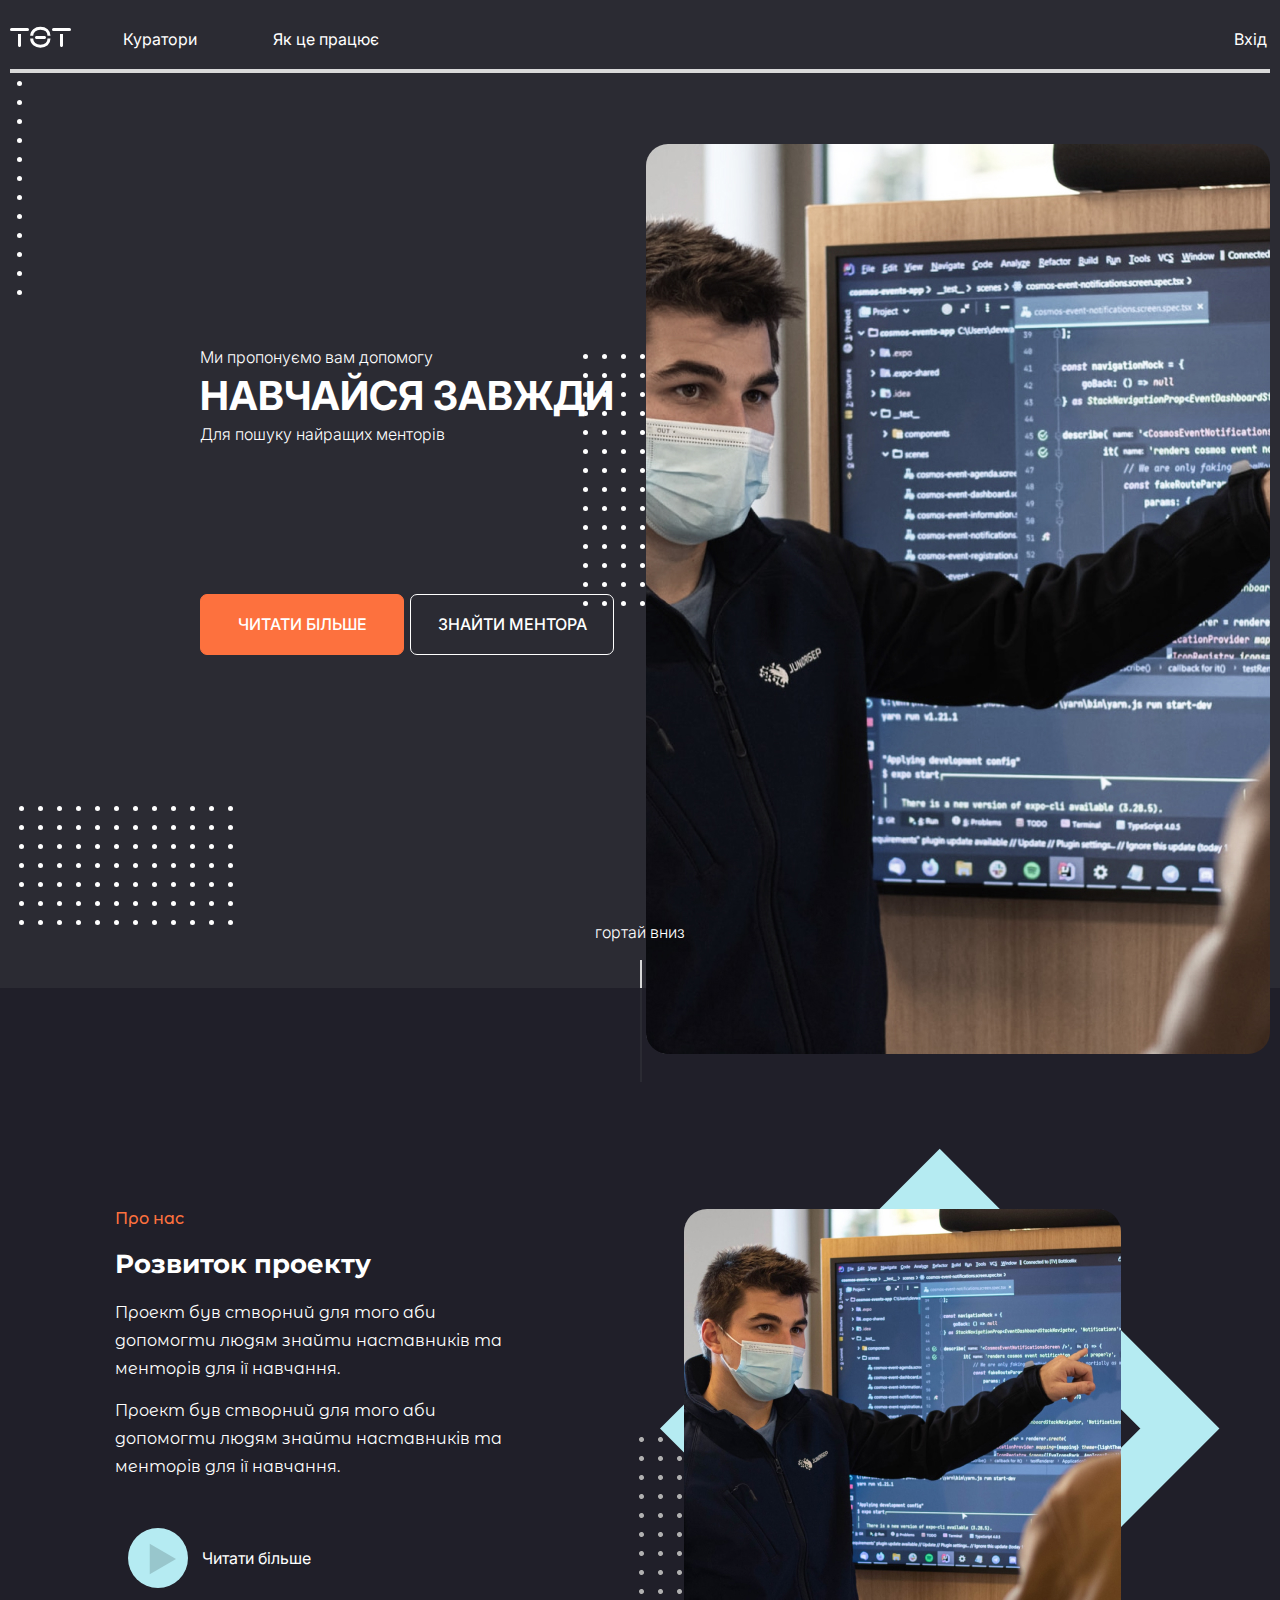
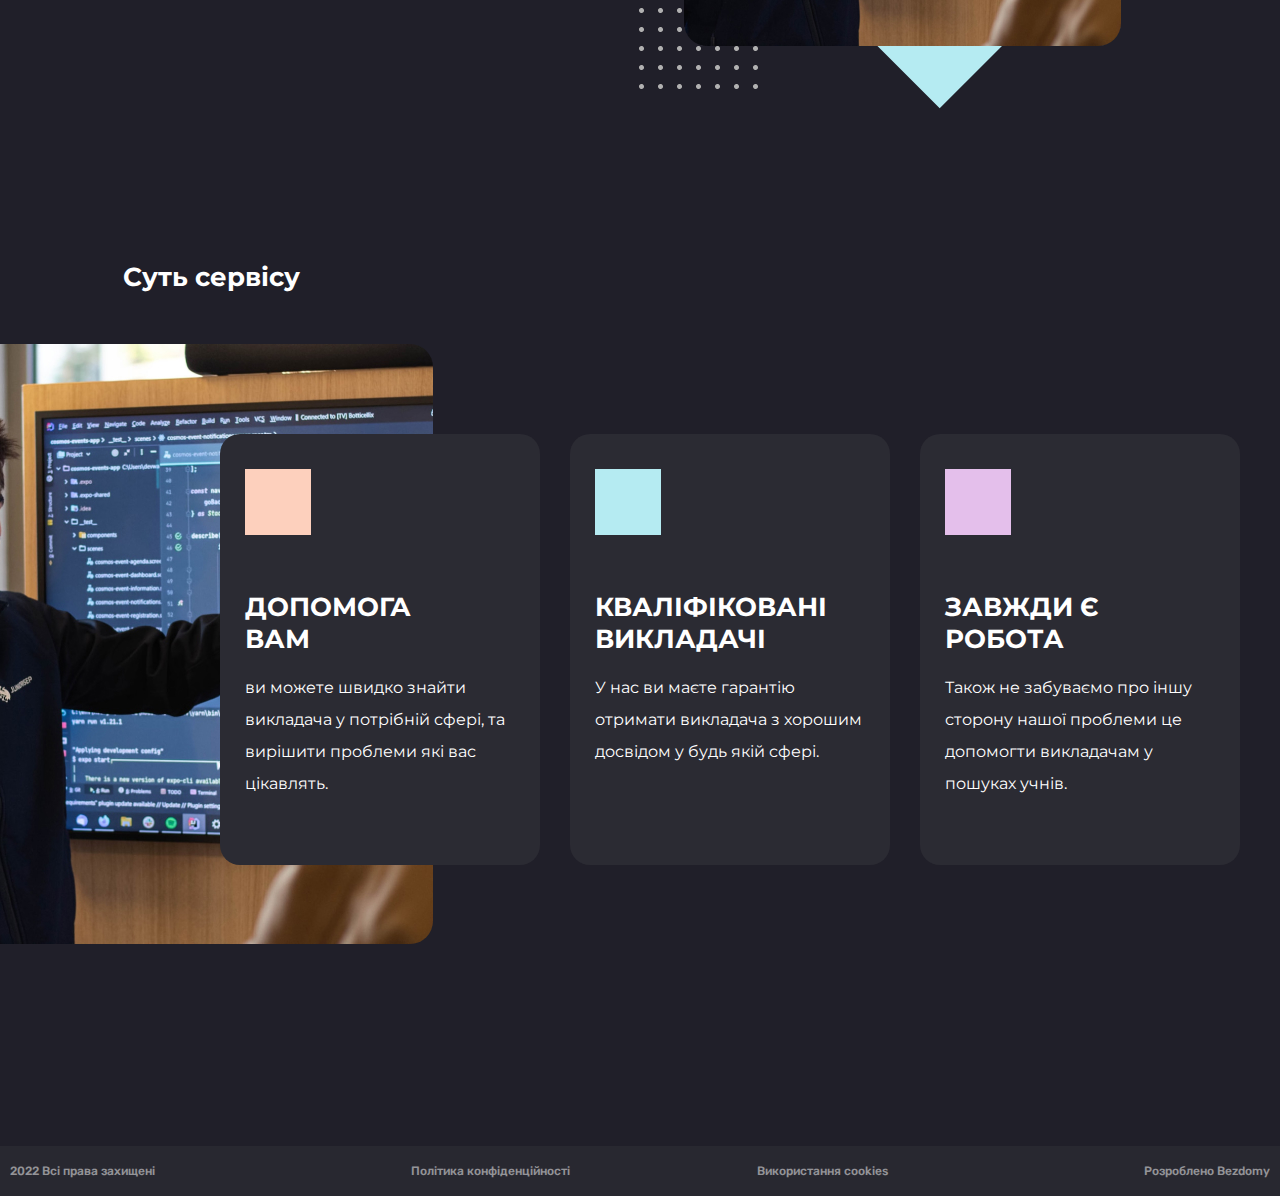
<file: index.html>
<!DOCTYPE html>
<html lang="ua">

<head>
    <meta charset="UTF-8">
    <meta http-equiv="X-UA-Compatible" content="IE=edge">
    <meta name="viewport" content="width=device-width, initial-scale=1.0">
    <link rel="preconnect" href="https://fonts.googleapis.com">
    <link rel="preconnect" href="https://fonts.gstatic.com" crossorigin>
    <link
        href="https://fonts.googleapis.com/css2?family=Inter:wght@200;300;400;500;700&family=Montserrat+Alternates:wght@400;500&family=Montserrat:wght@400;700&family=Rubik&display=swap"
        rel="stylesheet">
    <link rel="stylesheet" href="css/style.css">
    <link rel="stylesheet" href="css/media.css">
    <title>Homepage</title>
</head>

<body>
    <header class="header">
        <div class="container">
            <div class="header__inner">
                <div class="header__top">
                    <div class="header__top-menu">
                        <div class="header__top-logo">
                            <a href="#">
                                <svg width="61" height="22" viewBox="0 0 61 22" fill="none"
                                    xmlns="http://www.w3.org/2000/svg">
                                    <path
                                        d="M21.6765 9.82354C21.6765 5.35295 25.5882 2.27942 30.3382 2.27942C35.6471 2.27942 39 5.35295 39 9.82354"
                                        stroke="white" stroke-width="3" />
                                    <path
                                        d="M21.6765 12.6176C21.6765 17.0882 25.5882 20.1617 30.3382 20.1617C35.6471 20.1617 39 17.0882 39 12.6176"
                                        stroke="white" stroke-width="3" />
                                    <path
                                        d="M34.5 13C35.3284 13 36 12.3284 36 11.5C36 10.6716 35.3284 10 34.5 10L26.5 10C25.6716 10 25 10.6716 25 11.5C25 12.3284 25.6716 13 26.5 13L34.5 13Z"
                                        fill="white" />
                                    <path
                                        d="M50 8H53V19.5C53 20.3284 52.3284 21 51.5 21C50.6716 21 50 20.3284 50 19.5V8Z"
                                        fill="white" />
                                    <rect x="42" y="5" width="3" height="19" rx="1.5" transform="rotate(-90 42 5)"
                                        fill="white" />
                                    <path d="M8 8H11V19.5C11 20.3284 10.3284 21 9.5 21C8.67157 21 8 20.3284 8 19.5V8Z"
                                        fill="white" />
                                    <rect y="5" width="3" height="19" rx="1.5" transform="rotate(-90 0 5)"
                                        fill="white" />
                                </svg>
                            </a>
                        </div>
                        <nav class="menu">
                            <ul class="header__top-list">
                                <li class="header__top-item"><a href="curators.html">Куратори</a></li>
                                <li class="header__top-item"><a href="info.html">Як це працює</a></li>
                            </ul>
                        </nav>
                    </div>
                    <div class="header__top-login">
                        <a href="registration_page-1.html">Вхід</a>
                    </div>
                </div>
            </div>
        </div>
        <div class="header-container container">
            <div class="header__main">
                <div class="header__main-offer">
                    <div class="header__main-offerbox">
                        <p>Ми пропонуємо вам допомогу</p>
                        <h1 class="title header__title">НАВЧАЙСЯ ЗАВЖДИ</h1>
                        <p>Для пошуку найращих менторів</p>
                    </div>
                    <div class="header__main-buttons">
                        <a class="header__button button" href="#">ЧИТАТИ БІЛЬШЕ</a>
                        <a class="header__button" href="curators.html">ЗНАЙТИ МЕНТОРА</a>
                    </div>
                </div>
                <img class="header__main-image" src="images/header-photo.jpg" alt="Фотографія"
                    style="max-width: 661px; max-height: 910px;">
                <div class="header-link">
                    <a class="header-link-item" href="#about">гортай вниз</a>
                </div>
            </div>
        </div>
    </header>
    <main class="main">
        <section id="about" class="about">
            <div class="container">
                <div class="about__inner">
                    <div class="about__inner-box">
                        <div class="about__inner-offer">
                            <p class="about__subtitle">Про нас</p>
                            <h2 class="title about__title">Розвиток проекту</h2>
                            <p>
                                Проект був створний для того аби допомогти людям знайти наставників та менторів для ії
                                навчання.
                            </p>
                            <p>
                                Проект був створний для того аби допомогти людям знайти наставників та менторів для ії
                                навчання.
                            </p>
                        </div>
                        <div class="about__inner-button">
                            <a class="about__inner-link" href="#">
                                <svg width="27" height="32" viewBox="0 0 27 32" fill="none"
                                    xmlns="http://www.w3.org/2000/svg">
                                    <path d="M27 15.9998L0.75 0.844383V31.1553L27 15.9998Z" fill="#98C6CC" />
                                </svg>
                            </a>
                            <a href="#">Читати більше</a>
                        </div>
                    </div>
                    <div class="about__inner-imgbox">
                        <img class="about__inner-img" src="images/photo-1.jpg" alt="Фотографія"
                            style="max-width: 437px; max-height: 437px;">
                    </div>
                </div>
            </div>
        </section>
        <section class="service">
            <div class="container">
                <div class="service__inner">
                    <h2 class="title service__title">Суть сервісу</h2>
                    <div class="service__inner-list">
                        <ul class="service__list">
                            <li class="service__list-item service__list-item--orange">
                                <h3 class="service__list-title">ДОПОМОГА ВАМ</h3>
                                <p>
                                    ви можете швидко знайти викладача у потрібній сфері,
                                    та вирішити проблеми які вас цікавлять.
                                </p>
                            </li>
                            <li class="service__list-item service__list-item--blue">
                                <h3 class="service__list-title">КВАЛІФІКОВАНІ ВИКЛАДАЧІ</h3>
                                <p>
                                    У нас ви маєте гарантію отримати викладача з хорошим досвідом у будь якій сфері.
                                </p>
                            </li>
                            <li class="service__list-item service__list-item--purple">
                                <h3 class="service__list-title">ЗАВЖДИ Є РОБОТА</h3>
                                <p>
                                    Також не забуваємо про іншу сторону нашої проблеми це допомогти викладачам у пошуках
                                    учнів.
                                </p>
                            </li>
                        </ul>
                    </div>
                </div>
            </div>
        </section>
    </main>
    <footer class="footer">
        <div class="container">
            <ul class="footer__list">
                <li class="footer__list-item">
                    <a href="#">2022 Всі права захищені</a>
                </li>
                <li class="footer__list-item">
                    <a href="#">Політика конфіденційності</a>
                </li>
                <li class="footer__list-item">
                    <a href="#">Використання cookies</a>
                </li>
                <li class="footer__list-item">
                    <a href="#">Розроблено Bezdomy</a>
                </li>
            </ul>
        </div>
    </footer>
    <script src="https://ajax.googleapis.com/ajax/libs/jquery/3.6.4/jquery.min.js"></script>
    <script src="js/main.js"></script>
</body>

</html>
</file>
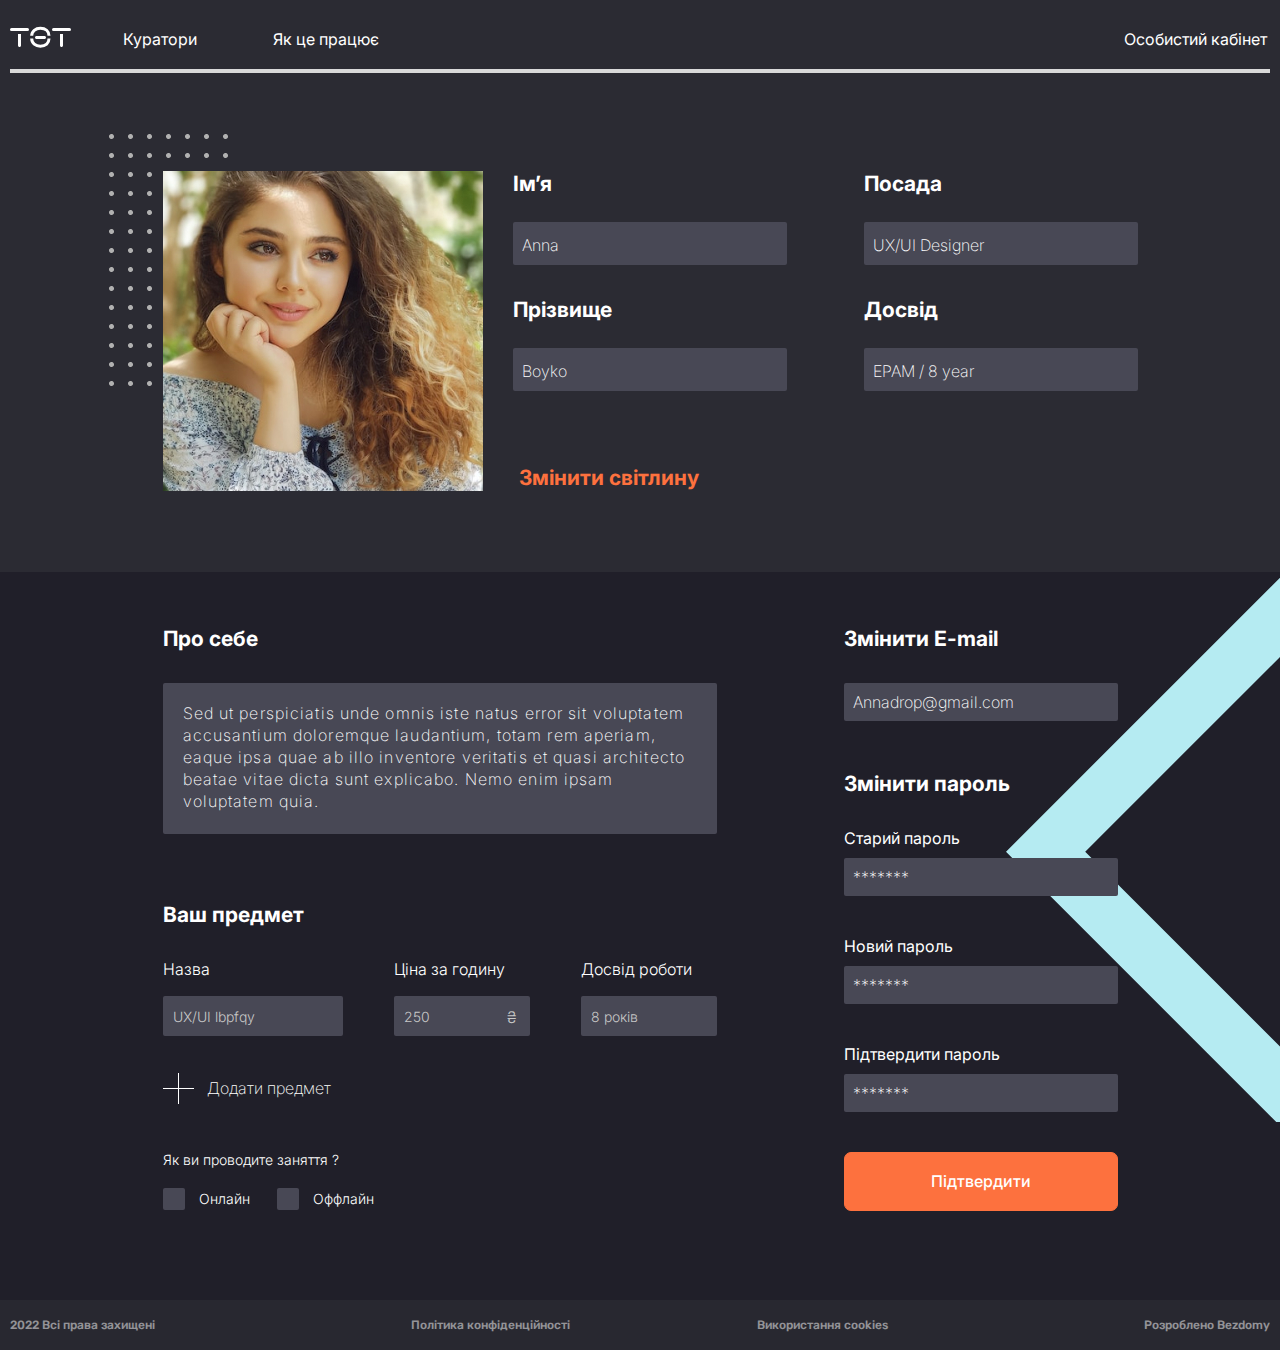
<file: cabinet.html>
<!DOCTYPE html>
<html lang="ua">

<head>
    <meta charset="UTF-8">
    <meta http-equiv="X-UA-Compatible" content="IE=edge">
    <meta name="viewport" content="width=device-width, initial-scale=1.0">
    <link rel="preconnect" href="https://fonts.googleapis.com">
    <link rel="preconnect" href="https://fonts.gstatic.com" crossorigin>
    <link
        href="https://fonts.googleapis.com/css2?family=Inter:wght@200;300;400;500;700&family=Montserrat+Alternates:wght@400;500&family=Montserrat:wght@400;700&family=Rubik&display=swap"
        rel="stylesheet">
    <link rel="stylesheet" href="css/style.css">
    <link rel="stylesheet" href="css/media.css">
    <title>Cabinet</title>
</head>

<body>
    <header class="header">
        <div class="container">
            <div class="header__inner">
                <div class="header__top">
                    <div class="header__top-menu">
                        <div class="header__top-logo">
                            <a href="#">
                                <svg width="61" height="22" viewBox="0 0 61 22" fill="none"
                                    xmlns="http://www.w3.org/2000/svg">
                                    <path
                                        d="M21.6765 9.82354C21.6765 5.35295 25.5882 2.27942 30.3382 2.27942C35.6471 2.27942 39 5.35295 39 9.82354"
                                        stroke="white" stroke-width="3" />
                                    <path
                                        d="M21.6765 12.6176C21.6765 17.0882 25.5882 20.1617 30.3382 20.1617C35.6471 20.1617 39 17.0882 39 12.6176"
                                        stroke="white" stroke-width="3" />
                                    <path
                                        d="M34.5 13C35.3284 13 36 12.3284 36 11.5C36 10.6716 35.3284 10 34.5 10L26.5 10C25.6716 10 25 10.6716 25 11.5C25 12.3284 25.6716 13 26.5 13L34.5 13Z"
                                        fill="white" />
                                    <path
                                        d="M50 8H53V19.5C53 20.3284 52.3284 21 51.5 21C50.6716 21 50 20.3284 50 19.5V8Z"
                                        fill="white" />
                                    <rect x="42" y="5" width="3" height="19" rx="1.5" transform="rotate(-90 42 5)"
                                        fill="white" />
                                    <path d="M8 8H11V19.5C11 20.3284 10.3284 21 9.5 21C8.67157 21 8 20.3284 8 19.5V8Z"
                                        fill="white" />
                                    <rect y="5" width="3" height="19" rx="1.5" transform="rotate(-90 0 5)"
                                        fill="white" />
                                </svg>
                            </a>
                        </div>
                        <nav class="menu">
                            <ul class="header__top-list">
                                <li class="header__top-item"><a href="curators.html">Куратори</a></li>
                                <li class="header__top-item"><a href="info.html">Як це працює</a></li>
                            </ul>
                        </nav>
                    </div>
                    <div class="header__top-login">
                        <a href="cabinet.html">Особистий кабінет</a>
                    </div>
                </div>
            </div>
        </div>
    </header>
    <main class="main">
        <section class="info">
            <div class="container-cabinet">
                <div class="info__inner">
                    <div class="info__img">
                        <img src="images/cabinet/cabinet_photo-1.jpg" alt="Фотографія"
                            style="max-width: 320px;max-height: 320px;">
                    </div>
                    <div class="info__box">
                        <form class="info__form">
                            <div class="info__form-box">
                                <label class="info__form-label">
                                    Ім’я
                                    <input class="info__form-input" type="text" placeholder="Anna">
                                </label>
                                <label class="info__form-label">
                                    Прізвище
                                    <input class="info__form-input" type="text" placeholder="Boyko">
                                </label>
                            </div>
                            <div class="info__form-box">
                                <label class="info__form-label">
                                    Посада
                                    <input class="info__form-input" type="text" placeholder="UX/UI Designer">
                                </label>
                                <label class="info__form-label">
                                    Досвід
                                    <input class="info__form-input" type="text" placeholder="EPAM / 8 year">
                                </label>
                            </div>
                        </form>
                        <button class="info__form-button">Змінити світлину</button>
                    </div>
                </div>
            </div>
        </section>
        <section class="myself-info">
            <div class="container-cabinet">
                <div class="myself-info__inner">
                    <div class="myself-info__about">
                        <div class="myself-info__about-box">
                            <h3 class="myself-info__title">Про себе</h3>
                            <div class="myself-info__textbox">
                                <p>
                                    Sed ut perspiciatis unde omnis iste natus error sit voluptatem accusantium
                                    doloremque
                                    laudantium, totam rem aperiam, eaque ipsa quae ab illo inventore veritatis et quasi
                                    architecto beatae vitae dicta sunt explicabo. Nemo enim ipsam voluptatem quia.
                                </p>
                            </div>
                        </div>
                        <div class="myself-info__profile-box">
                            <h3 class="myself-info__title">Ваш предмет</h3>
                            <form class="myself-info__profile-form">
                                <div class="myself-info__form-box">
                                    <label class="myself-info__form-label myself-info__form-label--name" for="">
                                        Назва
                                        <input class="myself-info__form-input" type="text" placeholder="UX/UI lbpfqy">
                                    </label>
                                    <label
                                        class="myself-info__form-label myself-info__form-label--cost myself-info__form-input--icon"
                                        for="">
                                        Ціна за годину
                                        <input class="myself-info__form-input " type="number" placeholder="250">
                                    </label>
                                    <label class="myself-info__form-label myself-info__form-label--cost" for="">
                                        Досвід роботи
                                        <input class="myself-info__form-input" type="text" placeholder="8 років">
                                    </label>
                                </div>
                                <button class="myself-info__form-button">Додати предмет</button>
                            </form>
                            <div class="myself-info__profile-items">
                                <h4 class="myself-info__checkboxes-title">Як ви проводите заняття ?</h4>
                                <form class="filter__checkboxes">
                                    <label class="filter__checkbox-label">
                                        <input class="filter__checkbox" type="checkbox">
                                        <span class="filter__checkbox-span"></span>
                                        <span class="filter__checkbox-text">Онлайн</span>
                                    </label>
                                    <label class="filter__checkbox-label">
                                        <input class="filter__checkbox" type="checkbox">
                                        <span class="filter__checkbox-span"></span>
                                        <span class="filter__checkbox-text">Оффлайн</span>
                                    </label>
                                </form>
                            </div>
                        </div>
                    </div>
                    <form class="myself-info__form">
                        <div class="myself-info__form-email">
                            <h3 class="myself-info__title">Змінити E-mail</h3>
                            <input class="info__form-input" type="email" placeholder="Annadrop@gmail.com">
                        </div>
                        <form class="myself-info__form-passwords">
                            <h3 class="myself-info__title">Змінити пароль</h3>
                            <label class="myself-info__label" for="old-password">
                                Старий пароль
                                <input class="info__form-input myself-info__input" type="password" id="old-password"
                                    placeholder="*******">
                            </label>
                            <label class="myself-info__label" for="new-password">
                                Новий пароль
                                <input class="info__form-input myself-info__input" type="password" id="new-password"
                                    placeholder="*******">
                            </label>
                            <label class="myself-info__label" for="confirm-password">
                                Підтвердити пароль
                                <input class="info__form-input myself-info__input" type="password" id="confirm-password"
                                    placeholder="*******">
                            </label>
                            <button class="button myself-info__button" type="submit">Підтвердити</button>
                        </form>
                    </form>
                </div>
            </div>
        </section>
    </main>
    <footer class="footer">
        <div class="container">
            <ul class="footer__list">
                <li class="footer__list-item">
                    <a href="#">2022 Всі права захищені</a>
                </li>
                <li class="footer__list-item">
                    <a href="#">Політика конфіденційності</a>
                </li>
                <li class="footer__list-item">
                    <a href="#">Використання cookies</a>
                </li>
                <li class="footer__list-item">
                    <a href="#">Розроблено Bezdomy</a>
                </li>
            </ul>
        </div>
    </footer>
    <script src="https://ajax.googleapis.com/ajax/libs/jquery/3.6.4/jquery.min.js"></script>
    <script src="js/main.js"></script>
</body>

</html>
</file>
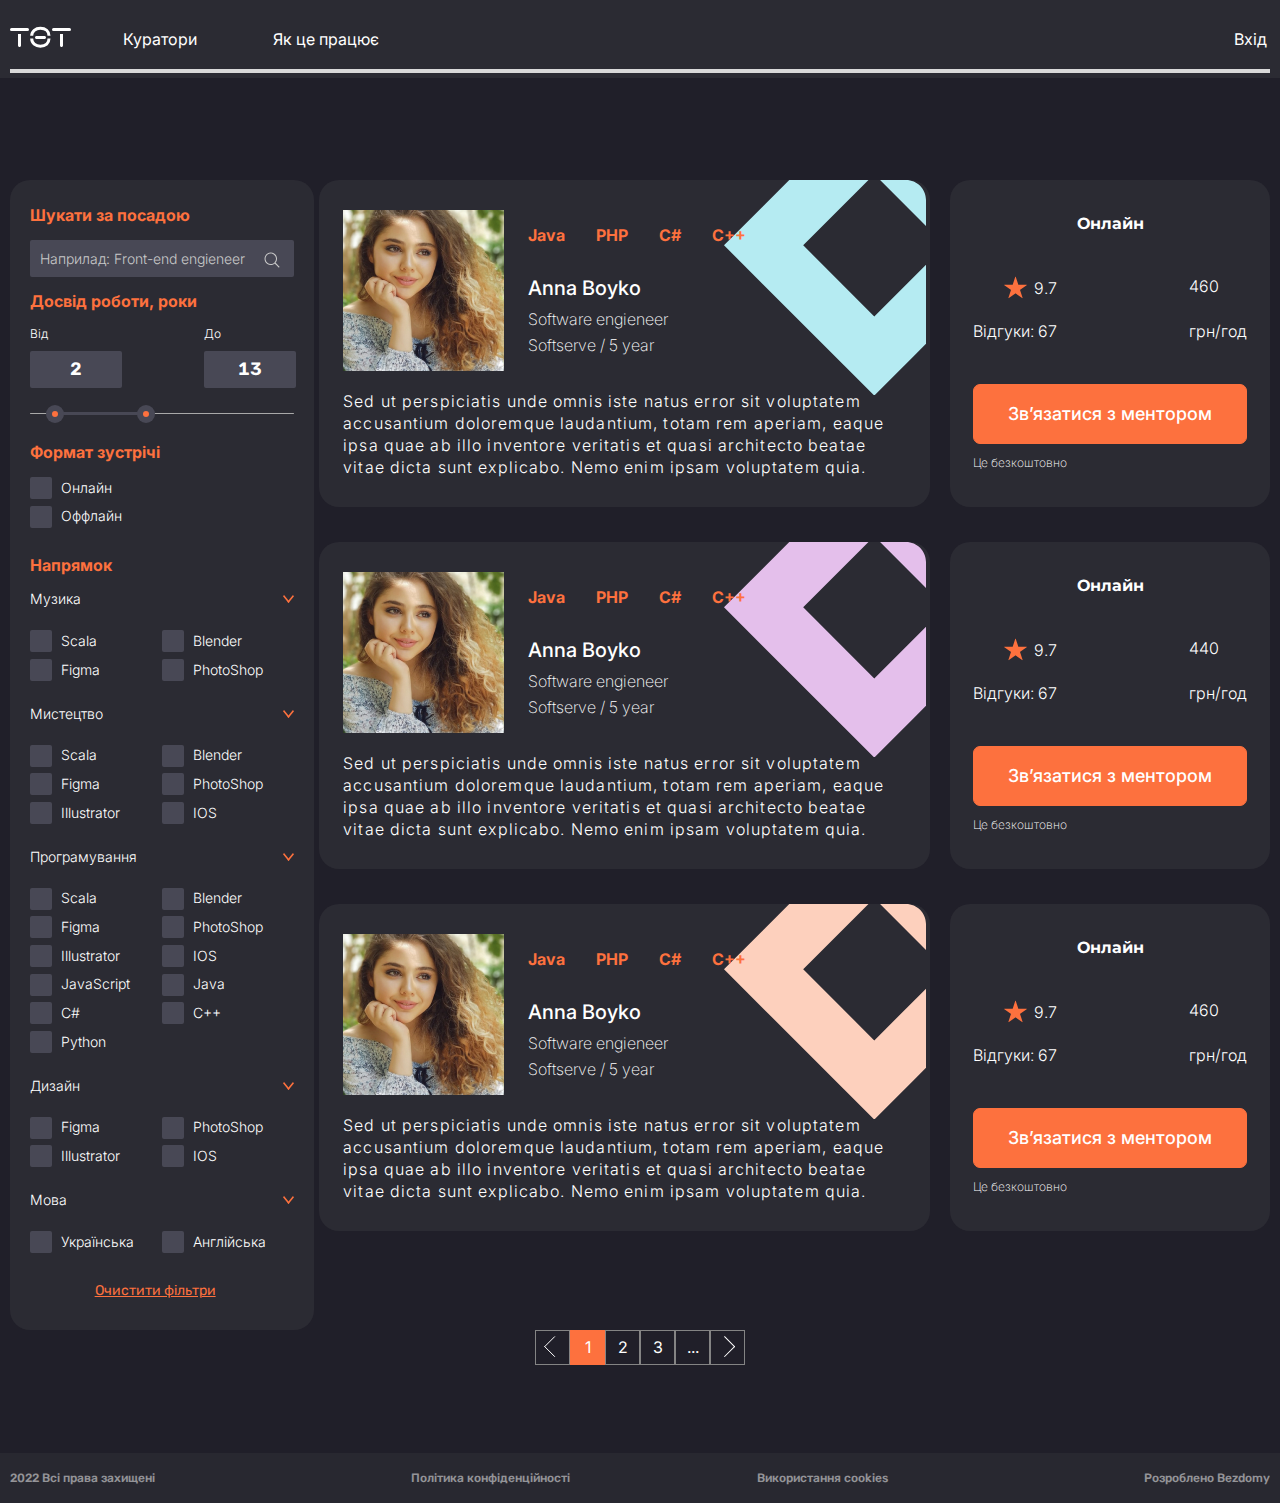
<file: curators.html>
<!DOCTYPE html>
<html lang="ua">

<head>
    <meta charset="UTF-8">
    <meta http-equiv="X-UA-Compatible" content="IE=edge">
    <meta name="viewport" content="width=device-width, initial-scale=1.0">
    <link rel="preconnect" href="https://fonts.googleapis.com">
    <link rel="preconnect" href="https://fonts.gstatic.com" crossorigin>
    <link
        href="https://fonts.googleapis.com/css2?family=Inter:wght@200;300;400;500;700&family=Montserrat+Alternates:wght@400;500&family=Montserrat:wght@400;700&family=Rubik&display=swap"
        rel="stylesheet">
    <link rel="stylesheet" href="css/ion.rangeSlider.min.css">
    <link rel="stylesheet" href="css/style.css">
    <link rel="stylesheet" href="css/media.css">
    <title>Curators</title>
</head>

<body>
    <header class="header">
        <div class="container">
            <div class="header__inner">
                <div class="header__top">
                    <div class="header__top-menu">
                        <div class="header__top-logo">
                            <a href="#">
                                <svg width="61" height="22" viewBox="0 0 61 22" fill="none"
                                    xmlns="http://www.w3.org/2000/svg">
                                    <path
                                        d="M21.6765 9.82354C21.6765 5.35295 25.5882 2.27942 30.3382 2.27942C35.6471 2.27942 39 5.35295 39 9.82354"
                                        stroke="white" stroke-width="3" />
                                    <path
                                        d="M21.6765 12.6176C21.6765 17.0882 25.5882 20.1617 30.3382 20.1617C35.6471 20.1617 39 17.0882 39 12.6176"
                                        stroke="white" stroke-width="3" />
                                    <path
                                        d="M34.5 13C35.3284 13 36 12.3284 36 11.5C36 10.6716 35.3284 10 34.5 10L26.5 10C25.6716 10 25 10.6716 25 11.5C25 12.3284 25.6716 13 26.5 13L34.5 13Z"
                                        fill="white" />
                                    <path
                                        d="M50 8H53V19.5C53 20.3284 52.3284 21 51.5 21C50.6716 21 50 20.3284 50 19.5V8Z"
                                        fill="white" />
                                    <rect x="42" y="5" width="3" height="19" rx="1.5" transform="rotate(-90 42 5)"
                                        fill="white" />
                                    <path d="M8 8H11V19.5C11 20.3284 10.3284 21 9.5 21C8.67157 21 8 20.3284 8 19.5V8Z"
                                        fill="white" />
                                    <rect y="5" width="3" height="19" rx="1.5" transform="rotate(-90 0 5)"
                                        fill="white" />
                                </svg>
                            </a>
                        </div>
                        <nav class="menu">
                            <ul class="header__top-list">
                                <li class="header__top-item"><a href="#">Куратори</a></li>
                                <li class="header__top-item"><a href="#">Як це працює</a></li>
                            </ul>
                        </nav>
                    </div>
                    <div class="header__top-login">
                        <a href="registration_page-1.html">Вхід</a>
                    </div>
                </div>
            </div>
        </div>
    </header>
    <main class="main">
        <section class="curators">
            <div class="container">
                <div class="curators__inner">
                    <button class="filter-btn button">Фільтр</button>
                    <div class="curators__inner-filters">
                        <div class="curators__filter-item">
                            <h3 class="curators__filter-title">Шукати за посадою</h3>
                            <input class="curators__filter-input" type="text"
                                placeholder="Наприлад: Front-end engieneer">
                            <a class="curators__filter-link" href="#">
                                <svg width="20" height="20" viewBox="0 0 64 64" version="1.1"
                                    style="fill-rule:evenodd;clip-rule:evenodd;stroke-linejoin:round;stroke-miterlimit:2;">
                                    <rect id="Icons" x="-640" y="-128" width="1280" height="800" style="fill:none;" />
                                    <g id="Icons1" serif:id="Icons">
                                        <g id="Strike"></g>
                                        <g id="H1"></g>
                                        <g id="H2"></g>
                                        <g id="H3"></g>
                                        <g id="list-ul"></g>
                                        <g id="hamburger-1"></g>
                                        <g id="hamburger-2"></g>
                                        <g id="list-ol"></g>
                                        <g id="list-task"></g>
                                        <g id="trash"></g>
                                        <g id="vertical-menu"></g>
                                        <g id="horizontal-menu"></g>
                                        <g id="sidebar-2"></g>
                                        <g id="Pen"></g>
                                        <g id="Pen1" serif:id="Pen"></g>
                                        <g id="clock"></g>
                                        <g id="external-link"></g>
                                        <g id="hr"></g>
                                        <g id="info"></g>
                                        <g id="warning"></g>
                                        <g id="plus-circle"></g>
                                        <g id="minus-circle"></g>
                                        <g id="vue"></g>
                                        <g id="cog"></g>
                                        <g id="logo"></g>
                                        <g id="eye-slash"></g>
                                        <g id="eye"></g>
                                        <g id="toggle-off"></g>
                                        <g id="shredder"></g>
                                        <path
                                            d="M39.94,44.142c-3.387,2.507 7.145,-8.263 4.148,-4.169c0.075,-0.006 -0.064,0.221 -0.53,0.79c0,0 8.004,7.95 11.933,11.996c1.364,1.475 -1.097,4.419 -2.769,2.882c-3.558,-3.452 -11.977,-12.031 -11.99,-12.045l-0.792,0.546Z"
                                            style="fill: #C9C9C9;" ; "/>
                                        <path
                                            d=" M28.179,48.162c5.15,-0.05 10.248,-2.183 13.914,-5.806c4.354,-4.303
                                            6.596,-10.669 5.814,-16.747c-1.34,-10.415 -9.902,-17.483
                                            -19.856,-17.483c-7.563,0 -14.913,4.731 -18.137,11.591c-2.468,5.252
                                            -2.473,11.593 0,16.854c3.201,6.812 10.431,11.518 18.008,11.591c0.086,0
                                            0.172,0 0.257,0Zm-0.236,-3.337c-7.691,-0.074 -14.867,-6.022
                                            -16.294,-13.648c-1.006,-5.376 0.893,-11.194 4.849,-15.012c4.618,-4.459
                                            11.877,-5.952 17.913,-3.425c5.4,2.261 9.442,7.511 10.187,13.295c0.638,4.958
                                            -1.141,10.154 -4.637,13.733c-3.067,3.14 -7.368,5.014 -11.803,5.057c-0.072,0
                                            -0.143,0 -0.215,0Z" style="fill: #C9C9C9;" />
                                        <g id="spinner--loading--dots-" serif:id="spinner [loading, dots]"></g>
                                        <g id="react"></g>
                                    </g>
                                </svg>
                            </a>
                        </div>
                        <div class="curators__filter-item">
                            <h3 class="curators__filter-title">Досвід роботи, роки</h3>
                            <form class="filter-price__form" action="#">
                                <label class="filter-price__label">
                                    <div class="filter-price__label-box">
                                        <span class="filter-price__label-span">
                                            Від
                                            <span class="filter-price__span filter-price__from"></span>
                                        </span>
                                        <span class="filter-price__label-span">
                                            До
                                            <span class="filter-price__span filter-price__to"></span>
                                        </span>
                                    </div>
                                </label>
                                <input class="filter-price__input" type="text" data-min="0" data-max="30" data-from="2"
                                    data-to="13">
                            </form>
                        </div>
                        <div class="curators__filter-item">
                            <h3 class="curators__filter-title">Формат зустрічі</h3>
                            <form class="filter__checkboxes curators-filter__checkboxes">
                                <label class="filter__checkbox-label curators__filter-checkbox">
                                    <input class="filter__checkbox" type="checkbox">
                                    <span class="filter__checkbox-span"></span>
                                    <span class="filter__checkbox-text">Онлайн</span>
                                </label>
                                <label class="filter__checkbox-label curators__filter-checkbox">
                                    <input class="filter__checkbox" type="checkbox">
                                    <span class="filter__checkbox-span"></span>
                                    <span class="filter__checkbox-text">Оффлайн</span>
                                </label>
                            </form>
                        </div>
                        <div class="curators__filter-item">
                            <h3 class="curators__filter-title">Напрямок</h3>
                            <ul class="curators__filter-list">
                                <li class="curators__filter-list-item">
                                    <h4 class="curators__filter-item-title filter__item-drop">Музика</h4>
                                    <div class="curators__filter-item-content filter__item-drop ">
                                        <label class="filter__checkbox-label">
                                            <input class="filter__checkbox" type="checkbox">
                                            <span class="filter__checkbox-span"></span>
                                            <span class="filter__checkbox-text">Scala</span>
                                        </label>
                                        <label class="filter__checkbox-label">
                                            <input class="filter__checkbox" type="checkbox">
                                            <span class="filter__checkbox-span"></span>
                                            <span class="filter__checkbox-text">Blender</span>
                                        </label>
                                        <label class="filter__checkbox-label">
                                            <input class="filter__checkbox" type="checkbox">
                                            <span class="filter__checkbox-span"></span>
                                            <span class="filter__checkbox-text">Figma</span>
                                        </label>
                                        <label class="filter__checkbox-label">
                                            <input class="filter__checkbox" type="checkbox">
                                            <span class="filter__checkbox-span"></span>
                                            <span class="filter__checkbox-text">PhotoShop</span>
                                        </label>
                                    </div>
                                </li>
                                <li class="curators__filter-list-item">
                                    <h4 class="curators__filter-item-title filter__item-drop">Мистецтво</h4>
                                    <div class="curators__filter-item-content filter__item-drop">
                                        <label class="filter__checkbox-label">
                                            <input class="filter__checkbox" type="checkbox">
                                            <span class="filter__checkbox-span"></span>
                                            <span class="filter__checkbox-text">Scala</span>
                                        </label>
                                        <label class="filter__checkbox-label">
                                            <input class="filter__checkbox" type="checkbox">
                                            <span class="filter__checkbox-span"></span>
                                            <span class="filter__checkbox-text">Blender</span>
                                        </label>
                                        <label class="filter__checkbox-label">
                                            <input class="filter__checkbox" type="checkbox">
                                            <span class="filter__checkbox-span"></span>
                                            <span class="filter__checkbox-text">Figma</span>
                                        </label>
                                        <label class="filter__checkbox-label">
                                            <input class="filter__checkbox" type="checkbox">
                                            <span class="filter__checkbox-span"></span>
                                            <span class="filter__checkbox-text">PhotoShop</span>
                                        </label>
                                        <label class="filter__checkbox-label">
                                            <input class="filter__checkbox" type="checkbox">
                                            <span class="filter__checkbox-span"></span>
                                            <span class="filter__checkbox-text">Illustrator</span>
                                        </label>
                                        <label class="filter__checkbox-label">
                                            <input class="filter__checkbox" type="checkbox">
                                            <span class="filter__checkbox-span"></span>
                                            <span class="filter__checkbox-text">IOS</span>
                                        </label>
                                    </div>
                                </li>
                                <li class="curators__filter-list-item">
                                    <h4 class="curators__filter-item-title filter__item-drop">Програмування</h4>
                                    <div class="curators__filter-item-content filter__item-drop">
                                        <label class="filter__checkbox-label">
                                            <input class="filter__checkbox" type="checkbox">
                                            <span class="filter__checkbox-span"></span>
                                            <span class="filter__checkbox-text">Scala</span>
                                        </label>
                                        <label class="filter__checkbox-label">
                                            <input class="filter__checkbox" type="checkbox">
                                            <span class="filter__checkbox-span"></span>
                                            <span class="filter__checkbox-text">Blender</span>
                                        </label>
                                        <label class="filter__checkbox-label">
                                            <input class="filter__checkbox" type="checkbox">
                                            <span class="filter__checkbox-span"></span>
                                            <span class="filter__checkbox-text">Figma</span>
                                        </label>
                                        <label class="filter__checkbox-label">
                                            <input class="filter__checkbox" type="checkbox">
                                            <span class="filter__checkbox-span"></span>
                                            <span class="filter__checkbox-text">PhotoShop</span>
                                        </label>
                                        <label class="filter__checkbox-label">
                                            <input class="filter__checkbox" type="checkbox">
                                            <span class="filter__checkbox-span"></span>
                                            <span class="filter__checkbox-text">Illustrator</span>
                                        </label>
                                        <label class="filter__checkbox-label">
                                            <input class="filter__checkbox" type="checkbox">
                                            <span class="filter__checkbox-span"></span>
                                            <span class="filter__checkbox-text">IOS</span>
                                        </label>
                                        <label class="filter__checkbox-label">
                                            <input class="filter__checkbox" type="checkbox">
                                            <span class="filter__checkbox-span"></span>
                                            <span class="filter__checkbox-text">JavaScript</span>
                                        </label>
                                        <label class="filter__checkbox-label">
                                            <input class="filter__checkbox" type="checkbox">
                                            <span class="filter__checkbox-span"></span>
                                            <span class="filter__checkbox-text">Java</span>
                                        </label>
                                        <label class="filter__checkbox-label">
                                            <input class="filter__checkbox" type="checkbox">
                                            <span class="filter__checkbox-span"></span>
                                            <span class="filter__checkbox-text">C#</span>
                                        </label>
                                        <label class="filter__checkbox-label">
                                            <input class="filter__checkbox" type="checkbox">
                                            <span class="filter__checkbox-span"></span>
                                            <span class="filter__checkbox-text">C++</span>
                                        </label>
                                        <label class="filter__checkbox-label">
                                            <input class="filter__checkbox" type="checkbox">
                                            <span class="filter__checkbox-span"></span>
                                            <span class="filter__checkbox-text">Python</span>
                                        </label>
                                    </div>
                                </li>
                                <li class="curators__filter-list-item">
                                    <h4 class="curators__filter-item-title filter__item-drop">Дизайн</h4>
                                    <div class="curators__filter-item-content filter__item-drop">
                                        <label class="filter__checkbox-label">
                                            <input class="filter__checkbox" type="checkbox">
                                            <span class="filter__checkbox-span"></span>
                                            <span class="filter__checkbox-text">Figma</span>
                                        </label>
                                        <label class="filter__checkbox-label">
                                            <input class="filter__checkbox" type="checkbox">
                                            <span class="filter__checkbox-span"></span>
                                            <span class="filter__checkbox-text">PhotoShop</span>
                                        </label>
                                        <label class="filter__checkbox-label">
                                            <input class="filter__checkbox" type="checkbox">
                                            <span class="filter__checkbox-span"></span>
                                            <span class="filter__checkbox-text">Illustrator</span>
                                        </label>
                                        <label class="filter__checkbox-label">
                                            <input class="filter__checkbox" type="checkbox">
                                            <span class="filter__checkbox-span"></span>
                                            <span class="filter__checkbox-text">IOS</span>
                                        </label>
                                    </div>
                                </li>
                                <li class="curators__filter-list-item">
                                    <h4 class="curators__filter-item-title filter__item-drop">Мова</h4>
                                    <div class="curators__filter-item-content filter__item-drop">
                                        <label class="filter__checkbox-label">
                                            <input class="filter__checkbox" type="checkbox">
                                            <span class="filter__checkbox-span"></span>
                                            <span class="filter__checkbox-text">Українська</span>
                                        </label>
                                        <label class="filter__checkbox-label">
                                            <input class="filter__checkbox" type="checkbox">
                                            <span class="filter__checkbox-span"></span>
                                            <span class="filter__checkbox-text">Англійська</span>
                                        </label>
                                    </div>
                                </li>
                            </ul>
                        </div>
                        <a class="curators__inner-filters-button" href="#">Очистити фільтри</a>
                    </div>
                    <div class="curators__inner-list">
                        <div class="curators__inner-list-item">
                            <div class="curators__inner-list-profile color-box color-box--blue">
                                <div class="curators__list-profile-box">
                                    <img class="curators__list-profile-img" src="images/curator-photo_1.jpg"
                                        alt="Фотография" style="max-width: 161px; max-height: 161px;">
                                    <div class="curators__list-profile-info">
                                        <ul class="curators__list-skills-list">
                                            <li class="curators__list-skills-item">
                                                <p>Java</p>
                                            </li>
                                            <li class="curators__list-skills-item">
                                                <p>PHP</p>
                                            </li>
                                            <li class="curators__list-skills-item">
                                                <p>C#</p>
                                            </li>
                                            <li class="curators__list-skills-item">
                                                <p>C++</p>
                                            </li>
                                        </ul>
                                        <ul class="curators__list-profile-list">
                                            <li class="curators__list-profile-item">
                                                <p class="curators__list-profile-name">Anna Boyko</p>
                                            </li>
                                            <li class="curators__list-profile-item">
                                                <p>Software engieneer </p>
                                            </li>
                                            <li class="curators__list-profile-item">
                                                <p>Softserve / 5 year</p>
                                            </li>
                                        </ul>
                                    </div>
                                </div>
                                <p class="curators__inner-list-text">
                                    Sed ut perspiciatis unde omnis iste natus error sit voluptatem accusantium
                                    doloremque laudantium, totam rem aperiam, eaque ipsa quae ab illo inventore
                                    veritatis et quasi architecto beatae vitae dicta sunt explicabo. Nemo enim ipsam
                                    voluptatem quia.
                                </p>
                            </div>
                            <div class="curators__inner-list-review">
                                <h4 class="curators__inner-review-title">Онлайн</h4>
                                <div class="curators__inner-review-box">
                                    <ul class="curators__inner-review-rate">
                                        <li class="curators__inner-review-item">
                                            <a class="curators__inner-review-star" href="#">
                                                <svg width="23" height="23" viewBox="0 0 23 23" fill="none"
                                                    xmlns="http://www.w3.org/2000/svg">
                                                    <path
                                                        d="M11.2147 0.878115C11.3045 0.601721 11.6955 0.601722 11.7853 0.878115L14.2391 8.42999C14.2792 8.5536 14.3944 8.63729 14.5244 8.63729H22.4649C22.7555 8.63729 22.8764 9.00917 22.6412 9.17999L16.2172 13.8473C16.1121 13.9237 16.0681 14.0591 16.1082 14.1827L18.562 21.7346C18.6518 22.011 18.3355 22.2408 18.1003 22.07L11.6763 17.4027C11.5712 17.3263 11.4288 17.3263 11.3237 17.4027L4.89965 22.07C4.66454 22.2408 4.3482 22.011 4.438 21.7346L6.89175 14.1827C6.93192 14.0591 6.88792 13.9237 6.78277 13.8473L0.358762 9.17999C0.123648 9.00917 0.244481 8.63729 0.535098 8.63729H8.47561C8.60558 8.63729 8.72077 8.5536 8.76093 8.42999L11.2147 0.878115Z"
                                                        fill="#FD713E" />
                                                </svg>
                                                <span>9.7</span>
                                            </a>
                                            <p>Відгуки: 67</p>
                                        </li>
                                        <li class="curators__inner-review-item">
                                            <p>460</p>
                                            <p>грн/год</p>
                                        </li>
                                    </ul>
                                    <div class="curators__inner-review-footer">
                                        <button class="curators__inner-review-button button">Зв’язатися з
                                            ментором</button>
                                        <span class="curators__inner-review-span">Це безкоштовно</span>
                                    </div>
                                </div>

                            </div>
                        </div>
                        <div class="curators__inner-list-item">
                            <div class="curators__inner-list-profile color-box color-box--purple">
                                <div class="curators__list-profile-box">
                                    <img class="curators__list-profile-img" src="images/curator-photo_1.jpg"
                                        alt="Фотография" style="max-width: 161px; max-height: 161px;">
                                    <div class="curators__list-profile-info">
                                        <ul class="curators__list-skills-list">
                                            <li class="curators__list-skills-item">
                                                <p>Java</p>
                                            </li>
                                            <li class="curators__list-skills-item">
                                                <p>PHP</p>
                                            </li>
                                            <li class="curators__list-skills-item">
                                                <p>C#</p>
                                            </li>
                                            <li class="curators__list-skills-item">
                                                <p>C++</p>
                                            </li>
                                        </ul>
                                        <ul class="curators__list-profile-list">
                                            <li class="curators__list-profile-item">
                                                <p class="curators__list-profile-name">Anna Boyko</p>
                                            </li>
                                            <li class="curators__list-profile-item">
                                                <p>Software engieneer </p>
                                            </li>
                                            <li class="curators__list-profile-item">
                                                <p>Softserve / 5 year</p>
                                            </li>
                                        </ul>
                                    </div>
                                </div>
                                <p class="curators__inner-list-text">
                                    Sed ut perspiciatis unde omnis iste natus error sit voluptatem accusantium
                                    doloremque laudantium, totam rem aperiam, eaque ipsa quae ab illo inventore
                                    veritatis et quasi architecto beatae vitae dicta sunt explicabo. Nemo enim ipsam
                                    voluptatem quia.
                                </p>
                            </div>
                            <div class="curators__inner-list-review">
                                <h4 class="curators__inner-review-title">Онлайн</h4>
                                <div class="curators__inner-review-box">
                                    <ul class="curators__inner-review-rate">
                                        <li class="curators__inner-review-item">
                                            <a class="curators__inner-review-star" href="#">
                                                <svg width="23" height="23" viewBox="0 0 23 23" fill="none"
                                                    xmlns="http://www.w3.org/2000/svg">
                                                    <path
                                                        d="M11.2147 0.878115C11.3045 0.601721 11.6955 0.601722 11.7853 0.878115L14.2391 8.42999C14.2792 8.5536 14.3944 8.63729 14.5244 8.63729H22.4649C22.7555 8.63729 22.8764 9.00917 22.6412 9.17999L16.2172 13.8473C16.1121 13.9237 16.0681 14.0591 16.1082 14.1827L18.562 21.7346C18.6518 22.011 18.3355 22.2408 18.1003 22.07L11.6763 17.4027C11.5712 17.3263 11.4288 17.3263 11.3237 17.4027L4.89965 22.07C4.66454 22.2408 4.3482 22.011 4.438 21.7346L6.89175 14.1827C6.93192 14.0591 6.88792 13.9237 6.78277 13.8473L0.358762 9.17999C0.123648 9.00917 0.244481 8.63729 0.535098 8.63729H8.47561C8.60558 8.63729 8.72077 8.5536 8.76093 8.42999L11.2147 0.878115Z"
                                                        fill="#FD713E" />
                                                </svg>
                                                <span>9.7</span>
                                            </a>
                                            <p>Відгуки: 67</p>
                                        </li>
                                        <li class="curators__inner-review-item">
                                            <p>440</p>
                                            <p>грн/год</p>
                                        </li>
                                    </ul>
                                    <div class="curators__inner-review-footer">
                                        <button class="curators__inner-review-button button">Зв’язатися з
                                            ментором</button>
                                        <span class="curators__inner-review-span">Це безкоштовно</span>
                                    </div>
                                </div>
                            </div>
                        </div>
                        <div class="curators__inner-list-item">
                            <div class="curators__inner-list-profile color-box color-box--orange">
                                <div class="curators__list-profile-box">
                                    <img class="curators__list-profile-img" src="images/curator-photo_1.jpg"
                                        alt="Фотография" style="max-width: 161px; max-height: 161px;">
                                    <div class="curators__list-profile-info">
                                        <ul class="curators__list-skills-list">
                                            <li class="curators__list-skills-item">
                                                <p>Java</p>
                                            </li>
                                            <li class="curators__list-skills-item">
                                                <p>PHP</p>
                                            </li>
                                            <li class="curators__list-skills-item">
                                                <p>C#</p>
                                            </li>
                                            <li class="curators__list-skills-item">
                                                <p>C++</p>
                                            </li>
                                        </ul>
                                        <ul class="curators__list-profile-list">
                                            <li class="curators__list-profile-item">
                                                <p class="curators__list-profile-name">Anna Boyko</p>
                                            </li>
                                            <li class="curators__list-profile-item">
                                                <p>Software engieneer </p>
                                            </li>
                                            <li class="curators__list-profile-item">
                                                <p>Softserve / 5 year</p>
                                            </li>
                                        </ul>
                                    </div>
                                </div>
                                <p class="curators__inner-list-text">
                                    Sed ut perspiciatis unde omnis iste natus error sit voluptatem accusantium
                                    doloremque laudantium, totam rem aperiam, eaque ipsa quae ab illo inventore
                                    veritatis et quasi architecto beatae vitae dicta sunt explicabo. Nemo enim ipsam
                                    voluptatem quia.
                                </p>
                            </div>
                            <div class="curators__inner-list-review">
                                <h4 class="curators__inner-review-title">Онлайн</h4>
                                <div class="curators__inner-review-box">
                                    <ul class="curators__inner-review-rate">
                                        <li class="curators__inner-review-item">
                                            <a class="curators__inner-review-star" href="#">
                                                <svg width="23" height="23" viewBox="0 0 23 23" fill="none"
                                                    xmlns="http://www.w3.org/2000/svg">
                                                    <path
                                                        d="M11.2147 0.878115C11.3045 0.601721 11.6955 0.601722 11.7853 0.878115L14.2391 8.42999C14.2792 8.5536 14.3944 8.63729 14.5244 8.63729H22.4649C22.7555 8.63729 22.8764 9.00917 22.6412 9.17999L16.2172 13.8473C16.1121 13.9237 16.0681 14.0591 16.1082 14.1827L18.562 21.7346C18.6518 22.011 18.3355 22.2408 18.1003 22.07L11.6763 17.4027C11.5712 17.3263 11.4288 17.3263 11.3237 17.4027L4.89965 22.07C4.66454 22.2408 4.3482 22.011 4.438 21.7346L6.89175 14.1827C6.93192 14.0591 6.88792 13.9237 6.78277 13.8473L0.358762 9.17999C0.123648 9.00917 0.244481 8.63729 0.535098 8.63729H8.47561C8.60558 8.63729 8.72077 8.5536 8.76093 8.42999L11.2147 0.878115Z"
                                                        fill="#FD713E" />
                                                </svg>
                                                <span>9.7</span>
                                            </a>
                                            <p>Відгуки: 67</p>
                                        </li>
                                        <li class="curators__inner-review-item">
                                            <p>460</p>
                                            <p>грн/год</p>
                                        </li>
                                    </ul>
                                    <div class="curators__inner-review-footer">
                                        <button class="curators__inner-review-button button">Зв’язатися з
                                            ментором</button>
                                        <span class="curators__inner-review-span">Це безкоштовно</span>
                                    </div>
                                </div>

                            </div>
                        </div>
                    </div>
                </div>
                <div class="pagination">
                    <ul class="pagination-list">
                        <li class="pagination-list__item">
                            <a class="pagination-arrow__left" href="#">
                                <svg width="22" height="22" viewBox="0 0 22 22" fill="none"
                                    xmlns="http://www.w3.org/2000/svg">
                                    <line x1="10.6067" y1="0.707107" x2="0.707194" y2="10.6066" stroke="white"
                                        stroke-linecap="round" />
                                    <line x1="0.707107" y1="10.6067" x2="10.6066" y2="20.5062" stroke="white"
                                        stroke-linecap="round" />
                                </svg>
                            </a>
                        </li>
                        <li class="pagination-list__item pagination-list__item--active">
                            <a href="#">1</a>
                        </li>
                        <li class="pagination-list__item">
                            <a href="#">2</a>
                        </li>
                        <li class="pagination-list__item">
                            <a href="#">3</a>
                        </li>
                        <li class="pagination-list__item">
                            <a href="#">...</a>
                        </li>
                        <li class="pagination-list__item">
                            <a class="pagination-arrow__right" href="#">
                                <svg width="22" height="22" viewBox="0 0 22 22" fill="none"
                                    xmlns="http://www.w3.org/2000/svg">
                                    <line x1="0.5" y1="-0.5" x2="14.5" y2="-0.5"
                                        transform="matrix(0.707107 0.707107 0.707107 -0.707107 10.6067 0)"
                                        stroke="white" stroke-linecap="round" />
                                    <line x1="0.5" y1="-0.5" x2="14.5" y2="-0.5"
                                        transform="matrix(-0.707107 0.707107 0.707107 0.707107 21.2134 10.6067)"
                                        stroke="white" stroke-linecap="round" />
                                </svg>
                            </a>
                        </li>
                    </ul>
                </div>
            </div>
        </section>
    </main>
    <div class="curators__contact-box">
        <div class="curators__inner-list-review curators__inner-list-contact">
            <h4 class="curators__inner-review-title">
                Введіть свою пошту для зворотнього зв’язку
            </h4>
            <p>ментор зв’яжеться з вами та обміняється контактами для обговорення</p>
            <input class="curators__filter-input" type="email" placeholder="Email">
            <button class="curators__inner-review-button curators__inner-contact-button button"
                type="submit">Надіслати</button>
        </div>
    </div>
    <footer class="footer">
        <div class="container">
            <ul class="footer__list">
                <li class="footer__list-item">
                    <a href="#">2022 Всі права захищені</a>
                </li>
                <li class="footer__list-item">
                    <a href="#">Політика конфіденційності</a>
                </li>
                <li class="footer__list-item">
                    <a href="#">Використання cookies</a>
                </li>
                <li class="footer__list-item">
                    <a href="#">Розроблено Bezdomy</a>
                </li>
            </ul>
        </div>
    </footer>
    <script src="https://ajax.googleapis.com/ajax/libs/jquery/3.6.4/jquery.min.js"></script>
    <script src="js/ion.rangeSlider.min.js"></script>
    <script src="js/main.js"></script>
</body>

</html>
</file>
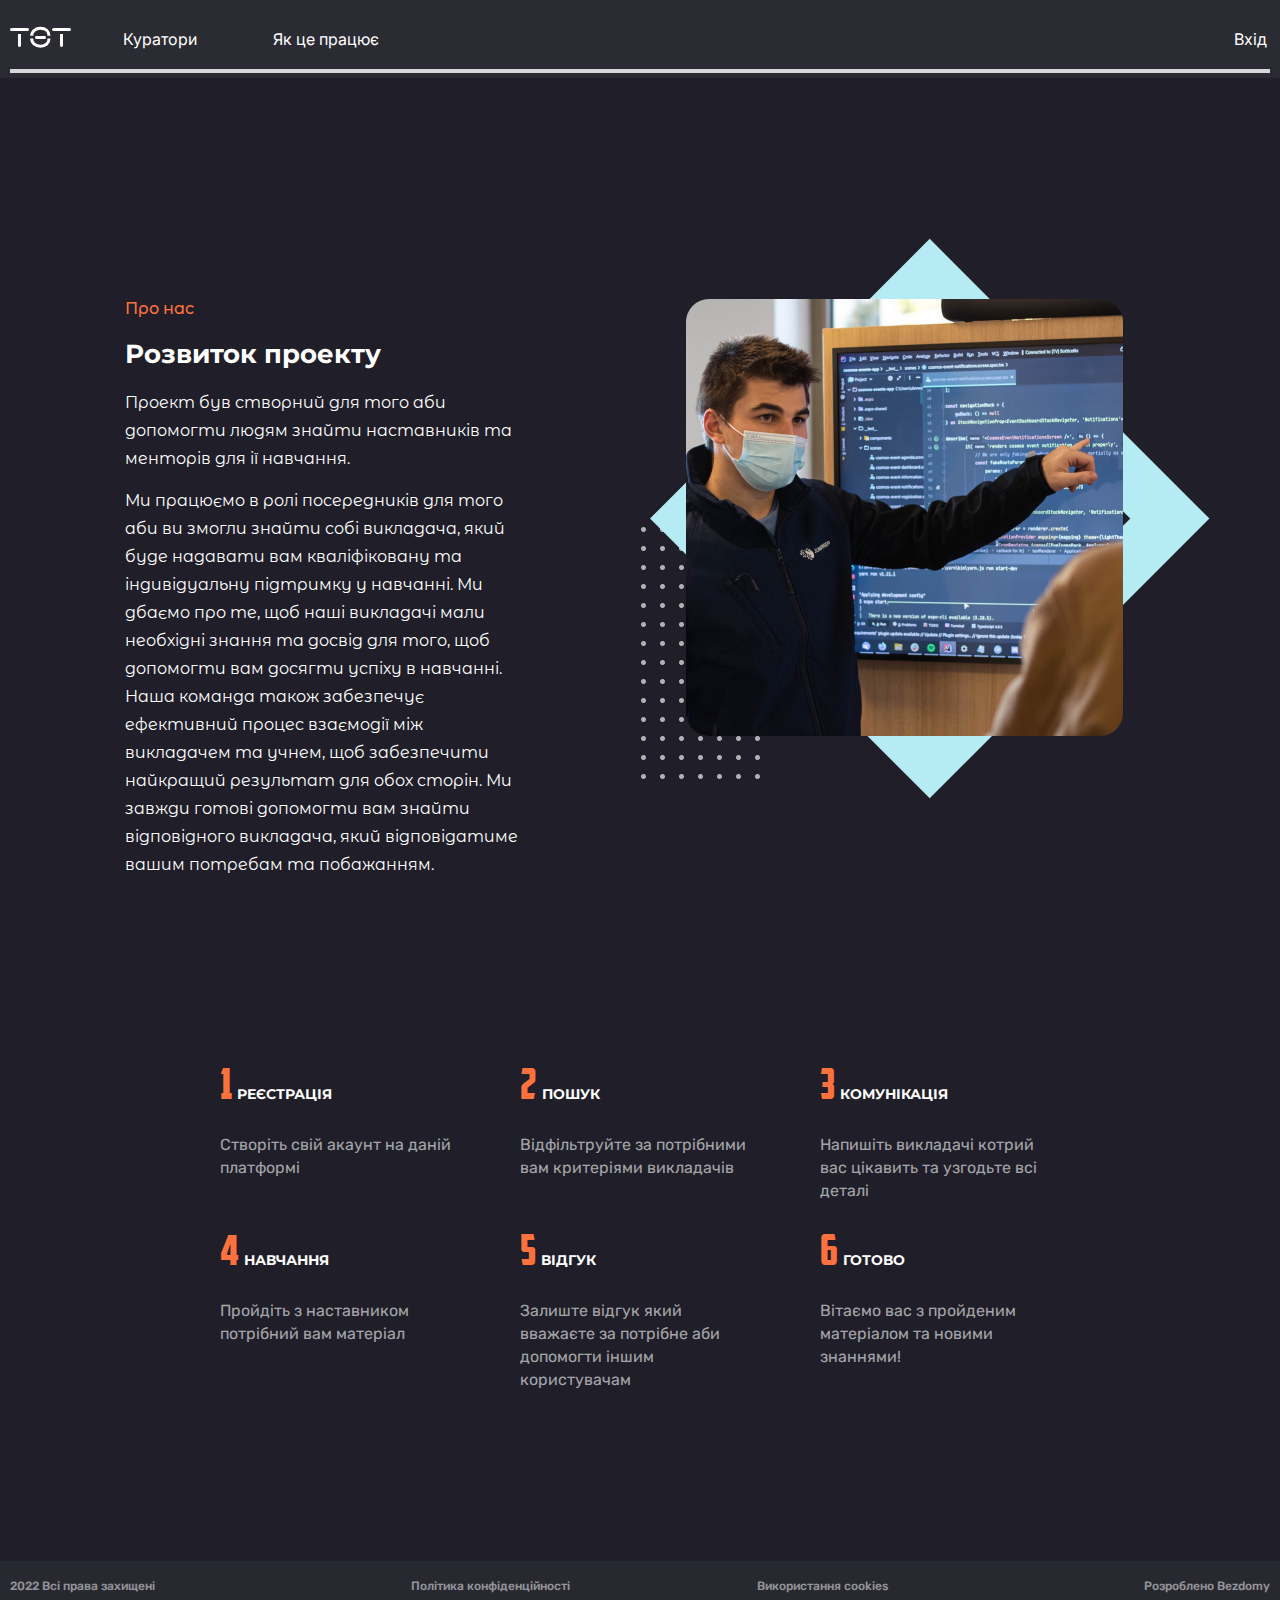
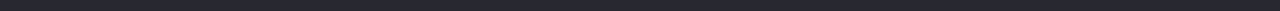
<file: info.html>
<!DOCTYPE html>
<html lang="ua">

<head>
    <meta charset="UTF-8">
    <meta http-equiv="X-UA-Compatible" content="IE=edge">
    <meta name="viewport" content="width=device-width, initial-scale=1.0">
    <link rel="preconnect" href="https://fonts.googleapis.com">
    <link rel="preconnect" href="https://fonts.gstatic.com" crossorigin>
    <link
        href="https://fonts.googleapis.com/css2?family=Inter:wght@200;300;400;500;700&family=Montserrat+Alternates:wght@400;500&family=Montserrat:wght@400;700&family=Rubik&display=swap"
        rel="stylesheet">
    <link rel="stylesheet" href="css/fonts.css">
    <link rel="stylesheet" href="css/style.css">
    <link rel="stylesheet" href="css/media.css">
    <title>Info</title>
</head>

<body>
    <header class="header">
        <div class="container">
            <div class="header__inner">
                <div class="header__top">
                    <div class="header__top-menu">
                        <div class="header__top-logo">
                            <a href="#">
                                <svg width="61" height="22" viewBox="0 0 61 22" fill="none"
                                    xmlns="http://www.w3.org/2000/svg">
                                    <path
                                        d="M21.6765 9.82354C21.6765 5.35295 25.5882 2.27942 30.3382 2.27942C35.6471 2.27942 39 5.35295 39 9.82354"
                                        stroke="white" stroke-width="3" />
                                    <path
                                        d="M21.6765 12.6176C21.6765 17.0882 25.5882 20.1617 30.3382 20.1617C35.6471 20.1617 39 17.0882 39 12.6176"
                                        stroke="white" stroke-width="3" />
                                    <path
                                        d="M34.5 13C35.3284 13 36 12.3284 36 11.5C36 10.6716 35.3284 10 34.5 10L26.5 10C25.6716 10 25 10.6716 25 11.5C25 12.3284 25.6716 13 26.5 13L34.5 13Z"
                                        fill="white" />
                                    <path
                                        d="M50 8H53V19.5C53 20.3284 52.3284 21 51.5 21C50.6716 21 50 20.3284 50 19.5V8Z"
                                        fill="white" />
                                    <rect x="42" y="5" width="3" height="19" rx="1.5" transform="rotate(-90 42 5)"
                                        fill="white" />
                                    <path d="M8 8H11V19.5C11 20.3284 10.3284 21 9.5 21C8.67157 21 8 20.3284 8 19.5V8Z"
                                        fill="white" />
                                    <rect y="5" width="3" height="19" rx="1.5" transform="rotate(-90 0 5)"
                                        fill="white" />
                                </svg>
                            </a>
                        </div>
                        <nav class="menu">
                            <ul class="header__top-list">
                                <li class="header__top-item"><a href="curators.html">Куратори</a></li>
                                <li class="header__top-item"><a href="info.html">Як це працює</a></li>
                            </ul>
                        </nav>
                    </div>
                    <div class="header__top-login">
                        <a href="registration_page-1.html">Вхід</a>
                    </div>
                </div>
            </div>
        </div>
    </header>
    <main class="main">
        <div class="container">
            <section class="about about-info">
                <div class="container">
                    <div class="about__inner">
                        <div class="about__inner-box">
                            <div class="about__inner-offer">
                                <p class="about__subtitle">Про нас</p>
                                <h2 class="title about__title">Розвиток проекту</h2>
                                <p>
                                    Проект був створний для того аби допомогти людям знайти наставників та менторів для
                                    ії
                                    навчання.
                                </p>
                                <p>
                                    Ми працюємо в ролі посередників для того аби ви змогли знайти собі викладача, який
                                    буде надавати вам кваліфіковану та індивідуальну підтримку у навчанні. Ми дбаємо про
                                    те, щоб наші викладачі мали необхідні знання та досвід для того, щоб допомогти вам
                                    досягти успіху в навчанні. Наша команда також забезпечує ефективний процес взаємодії
                                    між викладачем та учнем, щоб забезпечити найкращий результат для обох сторін. Ми
                                    завжди готові допомогти вам знайти відповідного викладача, який відповідатиме вашим
                                    потребам та побажанням.
                                </p>
                            </div>
                        </div>
                        <div class="about__inner-imgbox">
                            <img class="about__inner-img" src="images/photo-1.jpg" alt="Фотографія">
                        </div>
                    </div>
                    <div class="about__steps">
                        <ul class="about__steps-list">
                            <li class="about__steps-item">
                                <h4 class="about__steps-title"><span class="about__steps-num">1</span>РЕЄСТРАЦІЯ</h4>
                                <p>
                                    Створіть свій акаунт на даній платформі
                                </p>
                            </li>
                            <li class="about__steps-item">
                                <h4 class="about__steps-title"><span class="about__steps-num">2</span>ПОШУК</h4>
                                <p>
                                    Відфільтруйте за потрібними вам критеріями викладачів
                                </p>
                            </li>
                            <li class="about__steps-item">
                                <h4 class="about__steps-title"><span class="about__steps-num">3</span>КОМУНІКАЦІЯ</h4>
                                <p>
                                    Напишіть викладачі котрий вас цікавить та узгодьте всі деталі
                                </p>
                            </li>
                            <li class="about__steps-item">
                                <h4 class="about__steps-title"><span class="about__steps-num">4</span>НАВЧАННЯ</h4>
                                <p>
                                    Пройдіть з наставником потрібний вам матеріал
                                </p>
                            </li>
                            <li class="about__steps-item">
                                <h4 class="about__steps-title"><span class="about__steps-num">5</span>ВІДГУК</h4>
                                <p>
                                    Залиште відгук який вважаєте за потрібне аби допомогти іншим користувачам
                                </p>
                            </li>
                            <li class="about__steps-item">
                                <h4 class="about__steps-title"><span class="about__steps-num">6</span>ГОТОВО</h4>
                                <p>
                                    Вітаємо вас з пройденим матеріалом та новими знаннями!
                                </p>
                            </li>
                        </ul>
                    </div>
                </div>
            </section>
        </div>
    </main>
    <footer class="footer">
        <div class="container">
            <ul class="footer__list">
                <li class="footer__list-item">
                    <a href="#">2022 Всі права захищені</a>
                </li>
                <li class="footer__list-item">
                    <a href="#">Політика конфіденційності</a>
                </li>
                <li class="footer__list-item">
                    <a href="#">Використання cookies</a>
                </li>
                <li class="footer__list-item">
                    <a href="#">Розроблено Bezdomy</a>
                </li>
            </ul>
        </div>
    </footer>
    <script src="https://ajax.googleapis.com/ajax/libs/jquery/3.6.4/jquery.min.js"></script>
    <script src="js/main.js"></script>
</body>

</html>
</file>
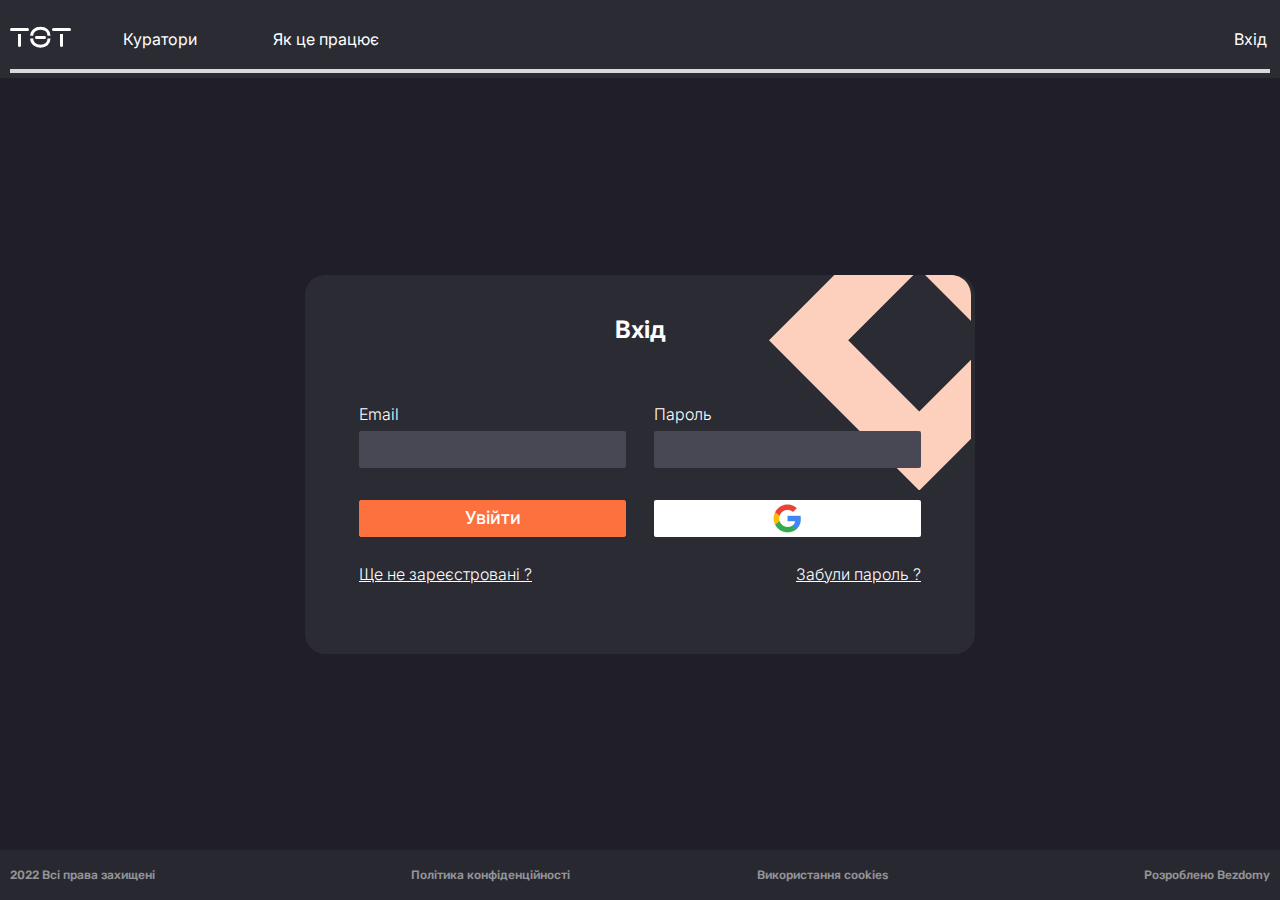
<file: registration_page-1.html>
<!DOCTYPE html>
<html lang="ua">

<head>
    <meta charset="UTF-8">
    <meta http-equiv="X-UA-Compatible" content="IE=edge">
    <meta name="viewport" content="width=device-width, initial-scale=1.0">
    <link rel="preconnect" href="https://fonts.googleapis.com">
    <link rel="preconnect" href="https://fonts.gstatic.com" crossorigin>
    <link
        href="https://fonts.googleapis.com/css2?family=Inter:wght@200;300;400;500;700&family=Montserrat+Alternates:wght@400;500&family=Montserrat:wght@400;700&family=Rubik&display=swap"
        rel="stylesheet">
    <link rel="stylesheet" href="css/style.css">
    <link rel="stylesheet" href="css/media.css">
    <title>Registration</title>
</head>

<body>
    <header class="header">
        <div class="container">
            <div class="header__inner">
                <div class="header__top">
                    <div class="header__top-menu">
                        <div class="header__top-logo">
                            <a href="#">
                                <svg width="61" height="22" viewBox="0 0 61 22" fill="none"
                                    xmlns="http://www.w3.org/2000/svg">
                                    <path
                                        d="M21.6765 9.82354C21.6765 5.35295 25.5882 2.27942 30.3382 2.27942C35.6471 2.27942 39 5.35295 39 9.82354"
                                        stroke="white" stroke-width="3" />
                                    <path
                                        d="M21.6765 12.6176C21.6765 17.0882 25.5882 20.1617 30.3382 20.1617C35.6471 20.1617 39 17.0882 39 12.6176"
                                        stroke="white" stroke-width="3" />
                                    <path
                                        d="M34.5 13C35.3284 13 36 12.3284 36 11.5C36 10.6716 35.3284 10 34.5 10L26.5 10C25.6716 10 25 10.6716 25 11.5C25 12.3284 25.6716 13 26.5 13L34.5 13Z"
                                        fill="white" />
                                    <path
                                        d="M50 8H53V19.5C53 20.3284 52.3284 21 51.5 21C50.6716 21 50 20.3284 50 19.5V8Z"
                                        fill="white" />
                                    <rect x="42" y="5" width="3" height="19" rx="1.5" transform="rotate(-90 42 5)"
                                        fill="white" />
                                    <path d="M8 8H11V19.5C11 20.3284 10.3284 21 9.5 21C8.67157 21 8 20.3284 8 19.5V8Z"
                                        fill="white" />
                                    <rect y="5" width="3" height="19" rx="1.5" transform="rotate(-90 0 5)"
                                        fill="white" />
                                </svg>
                            </a>
                        </div>
                        <nav class="menu">
                            <ul class="header__top-list">
                                <li class="header__top-item"><a href="curators.html">Куратори</a></li>
                                <li class="header__top-item"><a href="info.html">Як це працює</a></li>
                            </ul>
                        </nav>
                    </div>
                    <div class="header__top-login">
                        <a href="registration_page-1.html">Вхід</a>
                    </div>
                </div>
            </div>
        </div>
    </header>
    <main class="main">
        <div class="container">
            <form class="registration-form color-box color-box--orange">
                <h2 class="registration-title">Вхід</h2>
                <div class="registration-block">
                    <div class="registration-box">
                        <label class="registration-label">
                            Email
                            <input class="registration-input" type="email">
                        </label>
                        <button class="button registration-button">Увійти</button>
                        <a class="registration-link" href="registration_page-2.html">Ще не зареєстровані ?</a>
                    </div>
                    <div class="registration-box">
                        <label class="registration-label">
                            Пароль
                            <input class="registration-input" type="password">
                        </label>
                        <button class="registration-button registration-button-logo">
                            <img src="images/icons/google-logo.png" alt="Google">
                        </button>
                        <a class="registration-link registration-link--right" href="#">Забули пароль ?</a>
                    </div>
                </div>
            </form>
        </div>
    </main>
    <footer class="footer">
        <div class="container">
            <ul class="footer__list">
                <li class="footer__list-item">
                    <a href="#">2022 Всі права захищені</a>
                </li>
                <li class="footer__list-item">
                    <a href="#">Політика конфіденційності</a>
                </li>
                <li class="footer__list-item">
                    <a href="#">Використання cookies</a>
                </li>
                <li class="footer__list-item">
                    <a href="#">Розроблено Bezdomy</a>
                </li>
            </ul>
        </div>
    </footer>
    <script src="https://ajax.googleapis.com/ajax/libs/jquery/3.6.4/jquery.min.js"></script>
    <script src="js/main.js"></script>
</body>

</html>
</file>
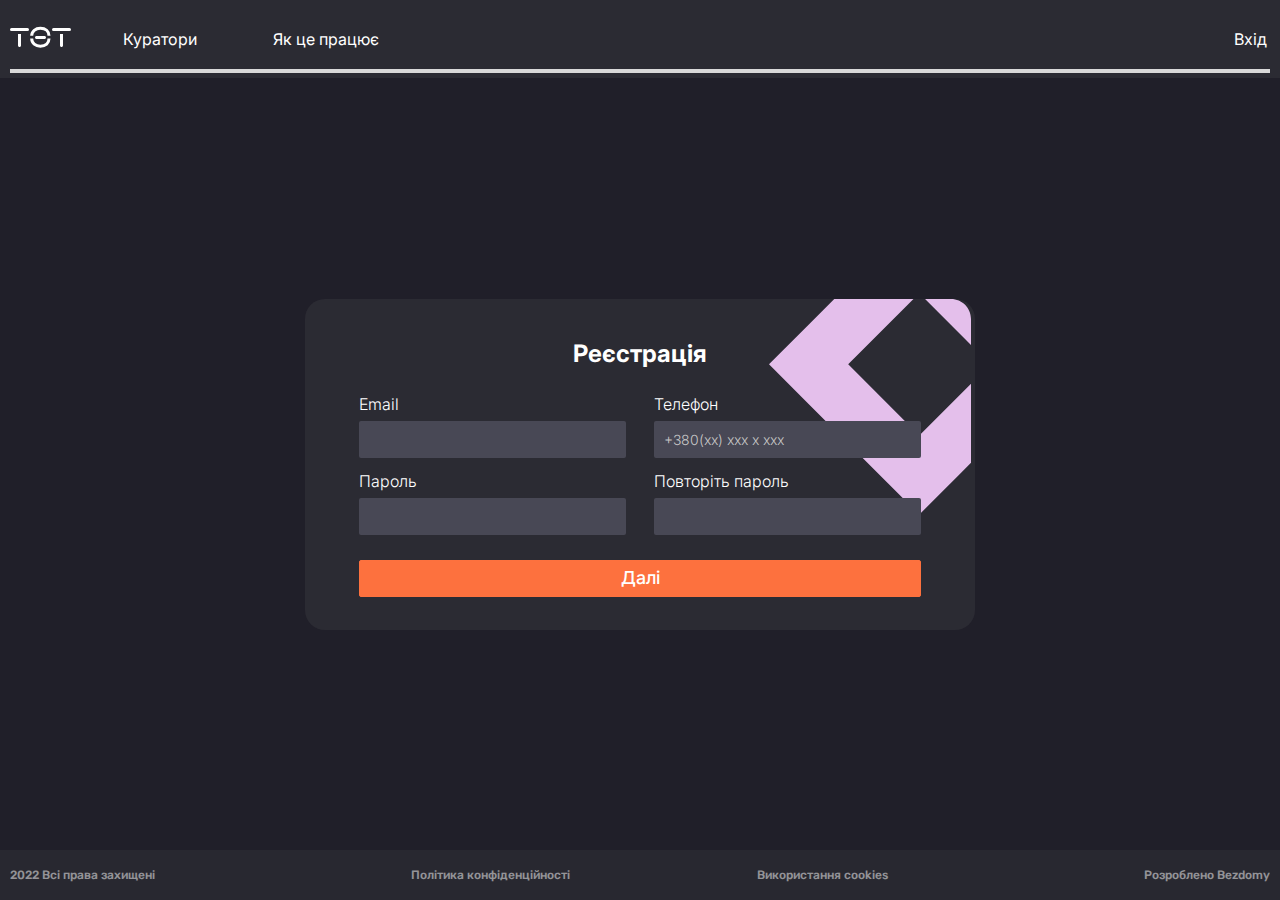
<file: registration_page-2.html>
<!DOCTYPE html>
<html lang="ua">

<head>
    <meta charset="UTF-8">
    <meta http-equiv="X-UA-Compatible" content="IE=edge">
    <meta name="viewport" content="width=device-width, initial-scale=1.0">
    <link rel="preconnect" href="https://fonts.googleapis.com">
    <link rel="preconnect" href="https://fonts.gstatic.com" crossorigin>
    <link
        href="https://fonts.googleapis.com/css2?family=Inter:wght@200;300;400;500;700&family=Montserrat+Alternates:wght@400;500&family=Montserrat:wght@400;700&family=Rubik&display=swap"
        rel="stylesheet">
    <link rel="stylesheet" href="css/style.css">
    <link rel="stylesheet" href="css/media.css">
    <title>Registration</title>
</head>

<body>
    <header class="header">
        <div class="container">
            <div class="header__inner">
                <div class="header__top">
                    <div class="header__top-menu">
                        <div class="header__top-logo">
                            <a href="#">
                                <svg width="61" height="22" viewBox="0 0 61 22" fill="none"
                                    xmlns="http://www.w3.org/2000/svg">
                                    <path
                                        d="M21.6765 9.82354C21.6765 5.35295 25.5882 2.27942 30.3382 2.27942C35.6471 2.27942 39 5.35295 39 9.82354"
                                        stroke="white" stroke-width="3" />
                                    <path
                                        d="M21.6765 12.6176C21.6765 17.0882 25.5882 20.1617 30.3382 20.1617C35.6471 20.1617 39 17.0882 39 12.6176"
                                        stroke="white" stroke-width="3" />
                                    <path
                                        d="M34.5 13C35.3284 13 36 12.3284 36 11.5C36 10.6716 35.3284 10 34.5 10L26.5 10C25.6716 10 25 10.6716 25 11.5C25 12.3284 25.6716 13 26.5 13L34.5 13Z"
                                        fill="white" />
                                    <path
                                        d="M50 8H53V19.5C53 20.3284 52.3284 21 51.5 21C50.6716 21 50 20.3284 50 19.5V8Z"
                                        fill="white" />
                                    <rect x="42" y="5" width="3" height="19" rx="1.5" transform="rotate(-90 42 5)"
                                        fill="white" />
                                    <path d="M8 8H11V19.5C11 20.3284 10.3284 21 9.5 21C8.67157 21 8 20.3284 8 19.5V8Z"
                                        fill="white" />
                                    <rect y="5" width="3" height="19" rx="1.5" transform="rotate(-90 0 5)"
                                        fill="white" />
                                </svg>
                            </a>
                        </div>
                        <nav class="menu">
                            <ul class="header__top-list">
                                <li class="header__top-item"><a href="curators.html">Куратори</a></li>
                                <li class="header__top-item"><a href="info.html">Як це працює</a></li>
                            </ul>
                        </nav>
                    </div>
                    <div class="header__top-login">
                        <a href="registration_page-1.html">Вхід</a>
                    </div>
                </div>
            </div>
        </div>
    </header>
    <main class="main">
        <div class="container">
            <form action="registration_page-3.html" class="registration-form registration-form__next color-box color-box--purple">
                <h2 class="registration-title registration-title__next">Реєстрація</h2>
                <div class="registration-block registration-block__next">
                    <div class="registration-box">
                        <label class="registration-label registration-label__next">
                            Email
                            <input class="registration-input" type="email">
                        </label>
                        <label class="registration-label">
                            Пароль
                            <input class="registration-input" type="password">
                        </label>
                    </div>
                    <div class="registration-box">
                        <label class="registration-label registration-label__next">
                            Телефон
                            <input class="registration-input" type="tel" placeholder="+380(хх) ххх х ххх">
                        </label>
                        <label class="registration-label">
                            Повторіть пароль
                            <input class="registration-input" type="password">
                        </label>
                    </div>
                </div>
                <button class="button registration-button registration-button-next">Далі</button>
            </form>
        </div>
    </main>
    <footer class="footer">
        <div class="container">
            <ul class="footer__list">
                <li class="footer__list-item">
                    <a href="#">2022 Всі права захищені</a>
                </li>
                <li class="footer__list-item">
                    <a href="#">Політика конфіденційності</a>
                </li>
                <li class="footer__list-item">
                    <a href="#">Використання cookies</a>
                </li>
                <li class="footer__list-item">
                    <a href="#">Розроблено Bezdomy</a>
                </li>
            </ul>
        </div>
    </footer>
    <script src="https://ajax.googleapis.com/ajax/libs/jquery/3.6.4/jquery.min.js"></script>
    <script src="js/main.js"></script>
</body>

</html>
</file>
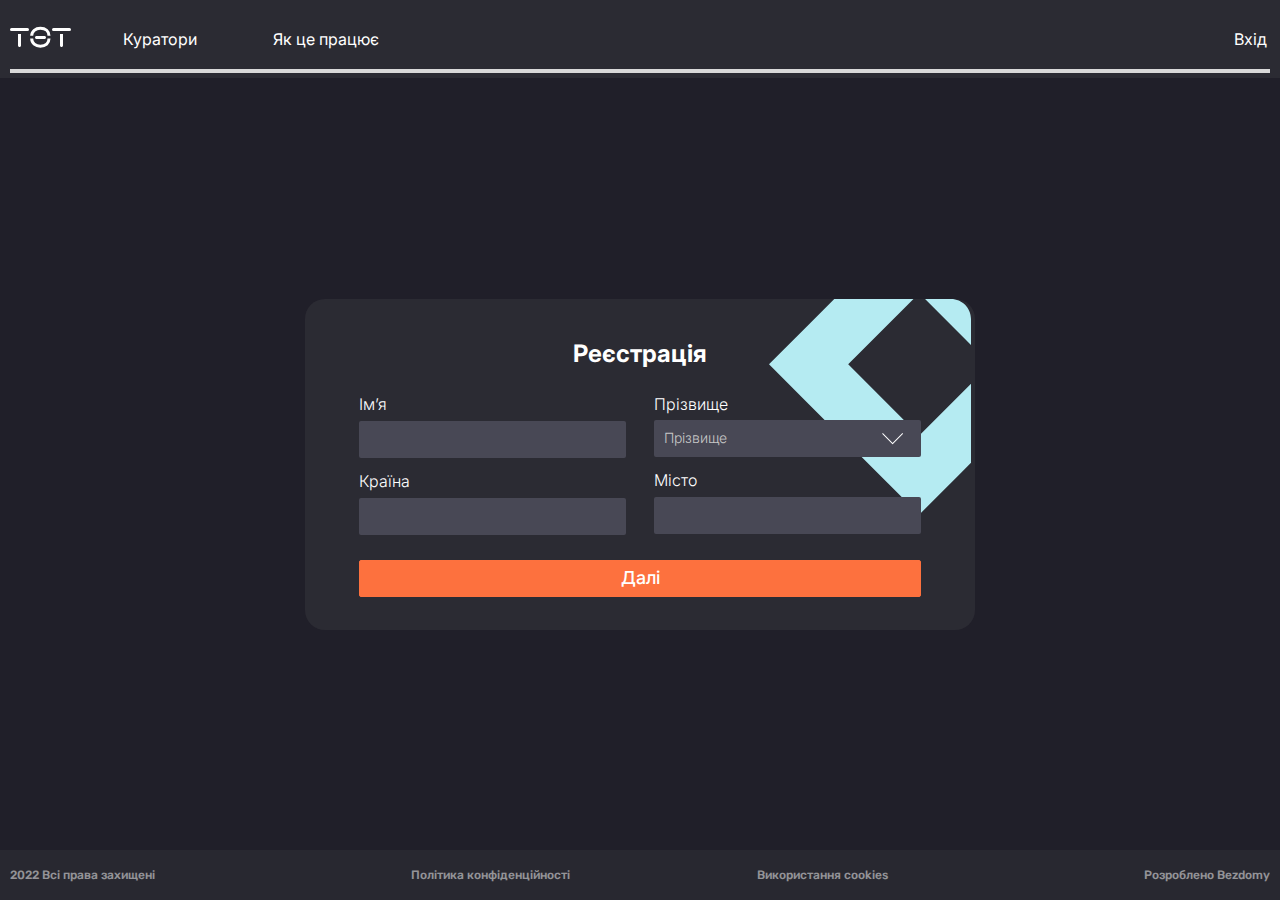
<file: registration_page-3.html>
<!DOCTYPE html>
<html lang="ua">

<head>
    <meta charset="UTF-8">
    <meta http-equiv="X-UA-Compatible" content="IE=edge">
    <meta name="viewport" content="width=device-width, initial-scale=1.0">
    <link rel="preconnect" href="https://fonts.googleapis.com">
    <link rel="preconnect" href="https://fonts.gstatic.com" crossorigin>
    <link
        href="https://fonts.googleapis.com/css2?family=Inter:wght@200;300;400;500;700&family=Montserrat+Alternates:wght@400;500&family=Montserrat:wght@400;700&family=Rubik&display=swap"
        rel="stylesheet">
    <link rel="stylesheet" href="css/jquery.formstyler.css">
    <link rel="stylesheet" href="css/jquery.formstyler.theme.css">
    <link rel="stylesheet" href="css/style.css">
    <link rel="stylesheet" href="css/media.css">
    <title>Registration</title>
</head>

<body>
    <header class="header">
        <div class="container">
            <div class="header__inner">
                <div class="header__top">
                    <div class="header__top-menu">
                        <div class="header__top-logo">
                            <a href="#">
                                <svg width="61" height="22" viewBox="0 0 61 22" fill="none"
                                    xmlns="http://www.w3.org/2000/svg">
                                    <path
                                        d="M21.6765 9.82354C21.6765 5.35295 25.5882 2.27942 30.3382 2.27942C35.6471 2.27942 39 5.35295 39 9.82354"
                                        stroke="white" stroke-width="3" />
                                    <path
                                        d="M21.6765 12.6176C21.6765 17.0882 25.5882 20.1617 30.3382 20.1617C35.6471 20.1617 39 17.0882 39 12.6176"
                                        stroke="white" stroke-width="3" />
                                    <path
                                        d="M34.5 13C35.3284 13 36 12.3284 36 11.5C36 10.6716 35.3284 10 34.5 10L26.5 10C25.6716 10 25 10.6716 25 11.5C25 12.3284 25.6716 13 26.5 13L34.5 13Z"
                                        fill="white" />
                                    <path
                                        d="M50 8H53V19.5C53 20.3284 52.3284 21 51.5 21C50.6716 21 50 20.3284 50 19.5V8Z"
                                        fill="white" />
                                    <rect x="42" y="5" width="3" height="19" rx="1.5" transform="rotate(-90 42 5)"
                                        fill="white" />
                                    <path d="M8 8H11V19.5C11 20.3284 10.3284 21 9.5 21C8.67157 21 8 20.3284 8 19.5V8Z"
                                        fill="white" />
                                    <rect y="5" width="3" height="19" rx="1.5" transform="rotate(-90 0 5)"
                                        fill="white" />
                                </svg>
                            </a>
                        </div>
                        <nav class="menu">
                            <ul class="header__top-list">
                                <li class="header__top-item"><a href="curators.html">Куратори</a></li>
                                <li class="header__top-item"><a href="info.html">Як це працює</a></li>
                            </ul>
                        </nav>
                    </div>
                    <div class="header__top-login">
                        <a href="registration_page-1.html">Вхід</a>
                    </div>
                </div>
            </div>
        </div>
    </header>
    <main class="main">
        <div class="container">
            <form action="registration_page-4.html" class="registration-form registration-form__next color-box color-box--blue">
                <h2 class="registration-title registration-title__next">Реєстрація</h2>
                <div class="registration-block registration-block__next">
                    <div class="registration-box">
                        <label class="registration-label registration-label__next">
                            Ім’я
                            <input class="registration-input" type="email">
                        </label>
                        <label class="registration-label">
                            Країна
                            <input class="registration-input" type="password">
                        </label>
                    </div>
                    <div class="registration-box">
                        <label class="registration-label registration-label__next">
                            Прізвище
                            <select class="filter-style">
                                <option>Прізвище</option>
                                <option>Прізвище</option>
                                <option>Прізвище</option>
                            </select>
                        </label>
                        <label class="registration-label">
                            Місто
                            <input class="registration-input" type="password">
                        </label>
                    </div>
                </div>
                <button class="button registration-button registration-button-next">Далі</button>
            </form>
        </div>
    </main>
    <footer class="footer">
        <div class="container">
            <ul class="footer__list">
                <li class="footer__list-item">
                    <a href="#">2022 Всі права захищені</a>
                </li>
                <li class="footer__list-item">
                    <a href="#">Політика конфіденційності</a>
                </li>
                <li class="footer__list-item">
                    <a href="#">Використання cookies</a>
                </li>
                <li class="footer__list-item">
                    <a href="#">Розроблено Bezdomy</a>
                </li>
            </ul>
        </div>
    </footer>
    <script></script>
    <script src="https://ajax.googleapis.com/ajax/libs/jquery/3.6.4/jquery.min.js"></script>
    <script src="js/jquery.formstyler.min.js"></script>
    <script src="js/main.js"></script>
</body>

</html>
</file>
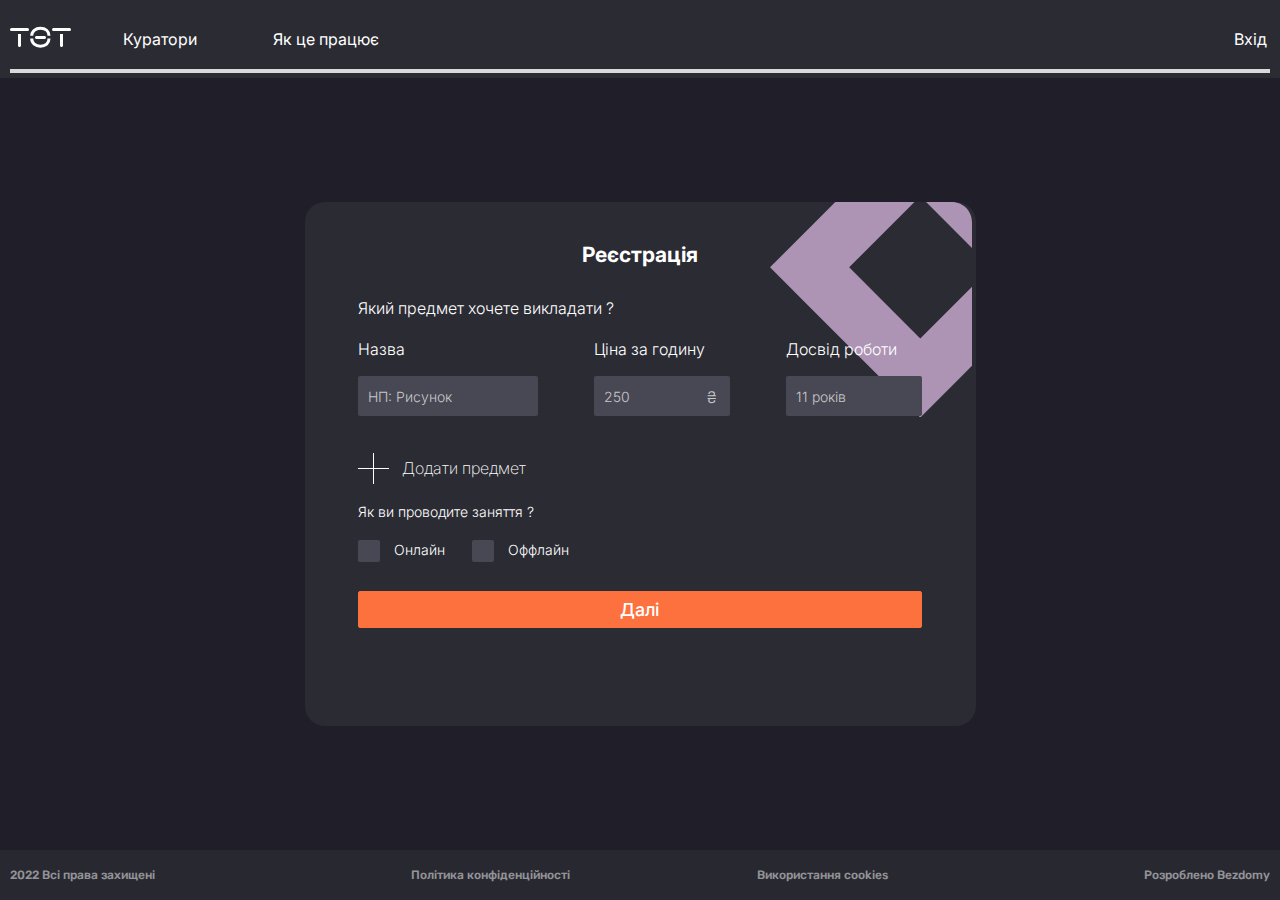
<file: registration_page-4.html>
<!DOCTYPE html>
<html lang="ua">

<head>
    <meta charset="UTF-8">
    <meta http-equiv="X-UA-Compatible" content="IE=edge">
    <meta name="viewport" content="width=device-width, initial-scale=1.0">
    <link rel="preconnect" href="https://fonts.googleapis.com">
    <link rel="preconnect" href="https://fonts.gstatic.com" crossorigin>
    <link
        href="https://fonts.googleapis.com/css2?family=Inter:wght@200;300;400;500;700&family=Montserrat+Alternates:wght@400;500&family=Montserrat:wght@400;700&family=Rubik&display=swap"
        rel="stylesheet">
    <link rel="stylesheet" href="css/jquery.formstyler.css">
    <link rel="stylesheet" href="css/jquery.formstyler.theme.css">
    <link rel="stylesheet" href="css/style.css">
    <link rel="stylesheet" href="css/media.css">
    <title>Registration</title>
</head>

<body>
    <header class="header">
        <div class="container">
            <div class="header__inner">
                <div class="header__top">
                    <div class="header__top-menu">
                        <div class="header__top-logo">
                            <a href="#">
                                <svg width="61" height="22" viewBox="0 0 61 22" fill="none"
                                    xmlns="http://www.w3.org/2000/svg">
                                    <path
                                        d="M21.6765 9.82354C21.6765 5.35295 25.5882 2.27942 30.3382 2.27942C35.6471 2.27942 39 5.35295 39 9.82354"
                                        stroke="white" stroke-width="3" />
                                    <path
                                        d="M21.6765 12.6176C21.6765 17.0882 25.5882 20.1617 30.3382 20.1617C35.6471 20.1617 39 17.0882 39 12.6176"
                                        stroke="white" stroke-width="3" />
                                    <path
                                        d="M34.5 13C35.3284 13 36 12.3284 36 11.5C36 10.6716 35.3284 10 34.5 10L26.5 10C25.6716 10 25 10.6716 25 11.5C25 12.3284 25.6716 13 26.5 13L34.5 13Z"
                                        fill="white" />
                                    <path
                                        d="M50 8H53V19.5C53 20.3284 52.3284 21 51.5 21C50.6716 21 50 20.3284 50 19.5V8Z"
                                        fill="white" />
                                    <rect x="42" y="5" width="3" height="19" rx="1.5" transform="rotate(-90 42 5)"
                                        fill="white" />
                                    <path d="M8 8H11V19.5C11 20.3284 10.3284 21 9.5 21C8.67157 21 8 20.3284 8 19.5V8Z"
                                        fill="white" />
                                    <rect y="5" width="3" height="19" rx="1.5" transform="rotate(-90 0 5)"
                                        fill="white" />
                                </svg>
                            </a>
                        </div>
                        <nav class="menu">
                            <ul class="header__top-list">
                                <li class="header__top-item"><a href="#">Куратори</a></li>
                                <li class="header__top-item"><a href="#">Як це працює</a></li>
                            </ul>
                        </nav>
                    </div>
                    <div class="header__top-login">
                        <a href="#">Вхід</a>
                    </div>
                </div>
            </div>
        </div>
    </header>
    <main class="main">
        <div class="container">
            <div class="myself-info__profile-box registration-form__profile color-box color-box--purple">
                <h3 class="myself-info__title registration-form__profile-title">Реєстрація</h3>
                <p class="registration-form__profile-subtitle">Який предмет хочете викладати ?</p>
                <form action="registration_page-5.html" class="myself-info__profile-form">
                    <div class="myself-info__form-box">
                        <label class="myself-info__form-label myself-info__form-label--name">
                            Назва
                            <input class="myself-info__form-input" type="text" placeholder="НП: Рисунок">
                        </label>
                        <label
                            class="myself-info__form-label myself-info__form-label--cost myself-info__form-input--icon">
                            Ціна за годину
                            <input class="myself-info__form-input " type="number" placeholder="250">
                        </label>
                        <label class="myself-info__form-label myself-info__form-label--cost">
                            Досвід роботи
                            <input class="myself-info__form-input" type="text" placeholder="11 років">
                        </label>
                    </div>
                    <button disabled class="myself-info__form-button">Додати предмет</button>
                    <div class="myself-info__profile-items registration-form__profile-items">
                        <h4 class="myself-info__checkboxes-title">Як ви проводите заняття ?</h4>
                        <div class="filter__checkboxes">
                            <label class="filter__checkbox-label">
                                <input class="filter__checkbox" type="checkbox">
                                <span class="filter__checkbox-span"></span>
                                <span class="filter__checkbox-text">Онлайн</span>
                            </label>
                            <label class="filter__checkbox-label">
                                <input class="filter__checkbox" type="checkbox">
                                <span class="filter__checkbox-span"></span>
                                <span class="filter__checkbox-text">Оффлайн</span>
                            </label>
                          
                        </div>
                    </div>
                    <button class="button registration-button registration-button-next">Далі</button>
                </form>

                
            </div>
        </div>
    </main>
    <footer class="footer">
        <div class="container">
            <ul class="footer__list">
                <li class="footer__list-item">
                    <a href="#">2022 Всі права захищені</a>
                </li>
                <li class="footer__list-item">
                    <a href="#">Політика конфіденційності</a>
                </li>
                <li class="footer__list-item">
                    <a href="#">Використання cookies</a>
                </li>
                <li class="footer__list-item">
                    <a href="#">Розроблено Bezdomy</a>
                </li>
            </ul>
        </div>
    </footer>
    <script src="https://ajax.googleapis.com/ajax/libs/jquery/3.6.4/jquery.min.js"></script>
    <script src="js/jquery.formstyler.min.js"></script>
    <script src="js/main.js"></script>
</body>

</html>
</file>
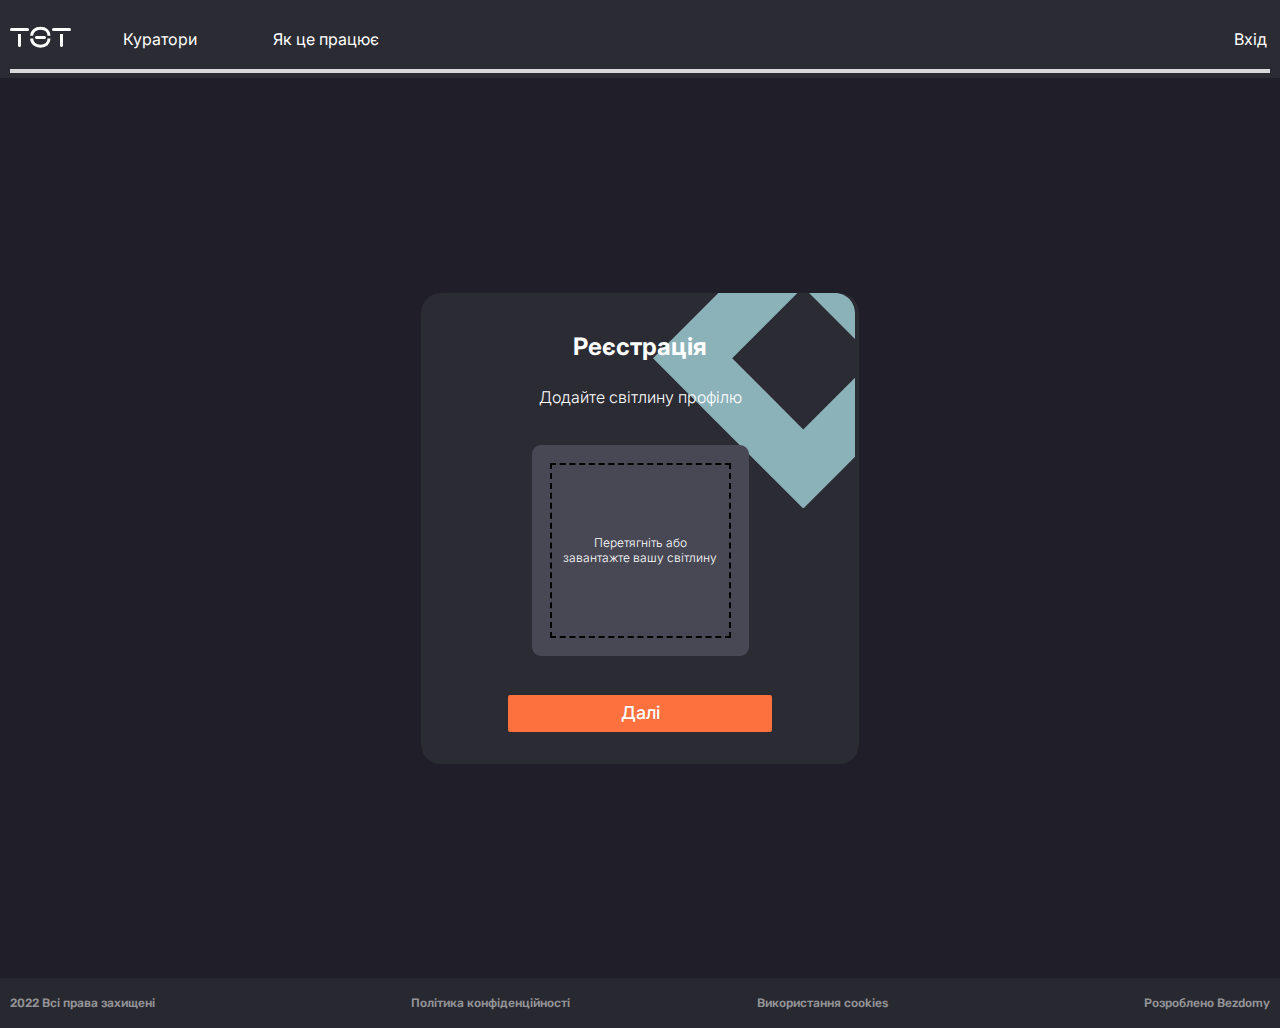
<file: registration_page-5.html>
<!DOCTYPE html>
<html lang="ua">

<head>
    <meta charset="UTF-8">
    <meta http-equiv="X-UA-Compatible" content="IE=edge">
    <meta name="viewport" content="width=device-width, initial-scale=1.0">
    <link rel="preconnect" href="https://fonts.googleapis.com">
    <link rel="preconnect" href="https://fonts.gstatic.com" crossorigin>
    <link
        href="https://fonts.googleapis.com/css2?family=Inter:wght@200;300;400;500;700&family=Montserrat+Alternates:wght@400;500&family=Montserrat:wght@400;700&family=Rubik&display=swap"
        rel="stylesheet">
    <link rel="stylesheet" href="css/style.css">
    <link rel="stylesheet" href="css/media.css">
    <title>Registration</title>
</head>

<body>
    <header class="header">
        <div class="container">
            <div class="header__inner">
                <div class="header__top">
                    <div class="header__top-menu">
                        <div class="header__top-logo">
                            <a href="#">
                                <svg width="61" height="22" viewBox="0 0 61 22" fill="none"
                                    xmlns="http://www.w3.org/2000/svg">
                                    <path
                                        d="M21.6765 9.82354C21.6765 5.35295 25.5882 2.27942 30.3382 2.27942C35.6471 2.27942 39 5.35295 39 9.82354"
                                        stroke="white" stroke-width="3" />
                                    <path
                                        d="M21.6765 12.6176C21.6765 17.0882 25.5882 20.1617 30.3382 20.1617C35.6471 20.1617 39 17.0882 39 12.6176"
                                        stroke="white" stroke-width="3" />
                                    <path
                                        d="M34.5 13C35.3284 13 36 12.3284 36 11.5C36 10.6716 35.3284 10 34.5 10L26.5 10C25.6716 10 25 10.6716 25 11.5C25 12.3284 25.6716 13 26.5 13L34.5 13Z"
                                        fill="white" />
                                    <path
                                        d="M50 8H53V19.5C53 20.3284 52.3284 21 51.5 21C50.6716 21 50 20.3284 50 19.5V8Z"
                                        fill="white" />
                                    <rect x="42" y="5" width="3" height="19" rx="1.5" transform="rotate(-90 42 5)"
                                        fill="white" />
                                    <path d="M8 8H11V19.5C11 20.3284 10.3284 21 9.5 21C8.67157 21 8 20.3284 8 19.5V8Z"
                                        fill="white" />
                                    <rect y="5" width="3" height="19" rx="1.5" transform="rotate(-90 0 5)"
                                        fill="white" />
                                </svg>
                            </a>
                        </div>
                        <nav class="menu">
                            <ul class="header__top-list">
                                <li class="header__top-item"><a href="#">Куратори</a></li>
                                <li class="header__top-item"><a href="#">Як це працює</a></li>
                            </ul>
                        </nav>
                    </div>
                    <div class="header__top-login">
                        <a href="#">Вхід</a>
                    </div>
                </div>
            </div>
        </div>
    </header>
    <main class="main">
        <div class="form-files">
            <form action="registration_page-6.html" class="container">
                <div class="upload-block color-box color-box--blue">
                    <h2 class="registration-title__next">Реєстрація</h2>
                    <p class="registration-title__subtitle">Додайте світлину профілю</p>
                    <div  id="upload-container" method="post" action="">
                        <div class="upload-box">
                            <input id="file-input" type="file" name="file" multiple>
                            <label for="file-input">Перетягніть або завантажте вашу світлину</label>
                        </div>
                        
                    </div>
                    <button type="submit" class="registration-button">Далі</button>
                    
                </div>
                
            </form>
        </div>
    </main>
    <footer class="footer">
        <div class="container">
            <ul class="footer__list">
                <li class="footer__list-item">
                    <a href="#">2022 Всі права захищені</a>
                </li>
                <li class="footer__list-item">
                    <a href="#">Політика конфіденційності</a>
                </li>
                <li class="footer__list-item">
                    <a href="#">Використання cookies</a>
                </li>
                <li class="footer__list-item">
                    <a href="#">Розроблено Bezdomy</a>
                </li>
            </ul>
        </div>
    </footer>
    <script src="https://ajax.googleapis.com/ajax/libs/jquery/3.6.4/jquery.min.js"></script>
    <script src="js/main.js"></script>
</body>

</html>
</file>
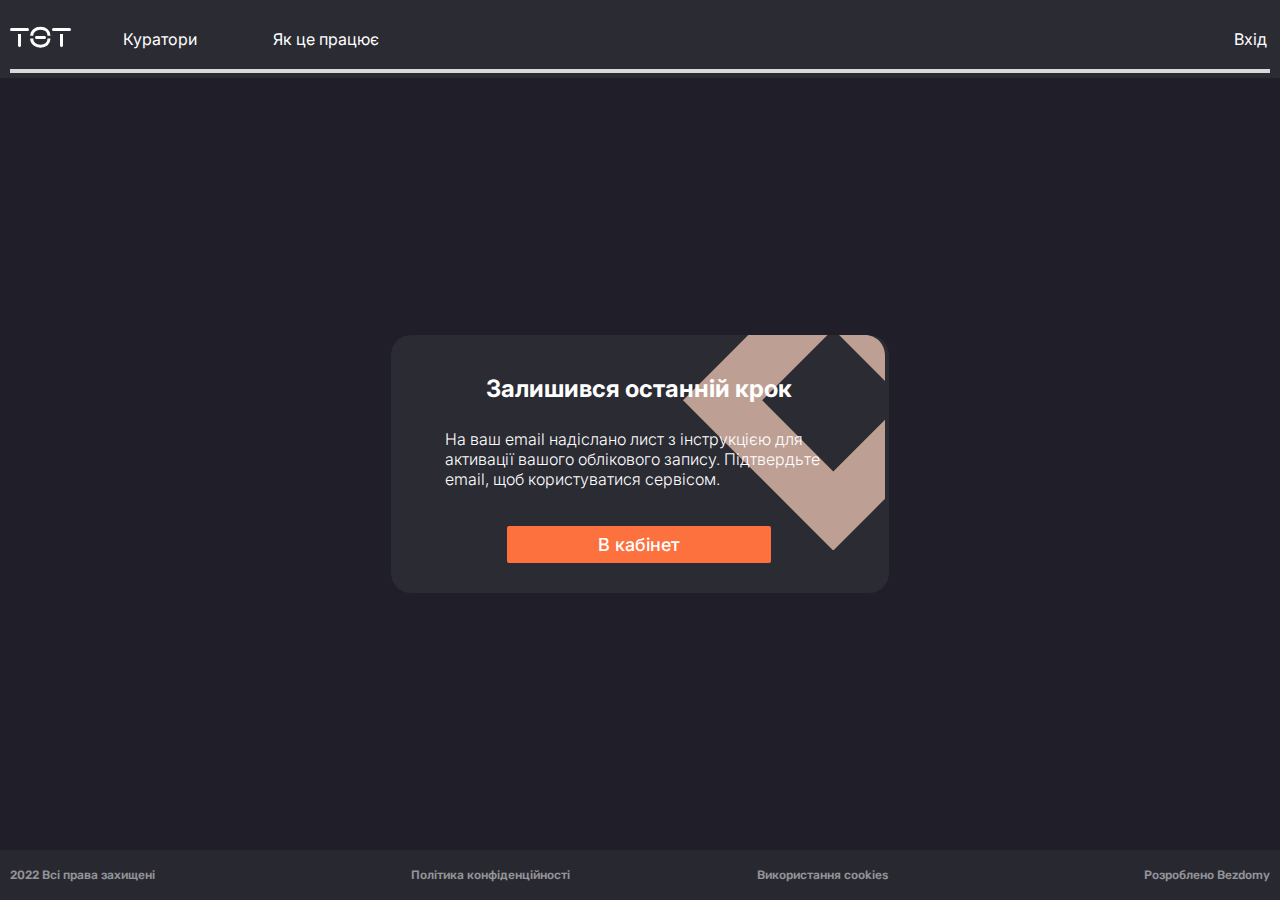
<file: registration_page-6.html>
<!DOCTYPE html>
<html lang="ua">

<head>
    <meta charset="UTF-8">
    <meta http-equiv="X-UA-Compatible" content="IE=edge">
    <meta name="viewport" content="width=device-width, initial-scale=1.0">
    <link rel="preconnect" href="https://fonts.googleapis.com">
    <link rel="preconnect" href="https://fonts.gstatic.com" crossorigin>
    <link
        href="https://fonts.googleapis.com/css2?family=Inter:wght@200;300;400;500;700&family=Montserrat+Alternates:wght@400;500&family=Montserrat:wght@400;700&family=Rubik&display=swap"
        rel="stylesheet">
    <link rel="stylesheet" href="css/style.css">
    <link rel="stylesheet" href="css/media.css">
    <title>Registration</title>
</head>

<body>
    <header class="header">
        <div class="container">
            <div class="header__inner">
                <div class="header__top">
                    <div class="header__top-menu">
                        <div class="header__top-logo">
                            <a href="#">
                                <svg width="61" height="22" viewBox="0 0 61 22" fill="none"
                                    xmlns="http://www.w3.org/2000/svg">
                                    <path
                                        d="M21.6765 9.82354C21.6765 5.35295 25.5882 2.27942 30.3382 2.27942C35.6471 2.27942 39 5.35295 39 9.82354"
                                        stroke="white" stroke-width="3" />
                                    <path
                                        d="M21.6765 12.6176C21.6765 17.0882 25.5882 20.1617 30.3382 20.1617C35.6471 20.1617 39 17.0882 39 12.6176"
                                        stroke="white" stroke-width="3" />
                                    <path
                                        d="M34.5 13C35.3284 13 36 12.3284 36 11.5C36 10.6716 35.3284 10 34.5 10L26.5 10C25.6716 10 25 10.6716 25 11.5C25 12.3284 25.6716 13 26.5 13L34.5 13Z"
                                        fill="white" />
                                    <path
                                        d="M50 8H53V19.5C53 20.3284 52.3284 21 51.5 21C50.6716 21 50 20.3284 50 19.5V8Z"
                                        fill="white" />
                                    <rect x="42" y="5" width="3" height="19" rx="1.5" transform="rotate(-90 42 5)"
                                        fill="white" />
                                    <path d="M8 8H11V19.5C11 20.3284 10.3284 21 9.5 21C8.67157 21 8 20.3284 8 19.5V8Z"
                                        fill="white" />
                                    <rect y="5" width="3" height="19" rx="1.5" transform="rotate(-90 0 5)"
                                        fill="white" />
                                </svg>
                            </a>
                        </div>
                        <nav class="menu">
                            <ul class="header__top-list">
                                <li class="header__top-item"><a href="#">Куратори</a></li>
                                <li class="header__top-item"><a href="#">Як це працює</a></li>
                            </ul>
                        </nav>
                    </div>
                    <div class="header__top-login">
                        <a href="#">Вхід</a>
                    </div>
                </div>
            </div>
        </div>
    </header>
    <main class="main">
        <div class="registration-cabinet">
            <div class="container">
                <div class="registration-cabinet__block color-box color-box--orange">
                    <h2 class="registration-title__next">Залишився останній крок</h2>
                    <p>На ваш email надіслано лист з інструкцією для активації вашого облікового запису. Підтвердьте
                        email, щоб користуватися сервісом.</p>
                    <a class="registration-button" href="cabinet.html">В кабінет</a>
                </div>
            </div>
        </div>
    </main>
    <footer class="footer">
        <div class="container">
            <ul class="footer__list">
                <li class="footer__list-item">
                    <a href="#">2022 Всі права захищені</a>
                </li>
                <li class="footer__list-item">
                    <a href="#">Політика конфіденційності</a>
                </li>
                <li class="footer__list-item">
                    <a href="#">Використання cookies</a>
                </li>
                <li class="footer__list-item">
                    <a href="#">Розроблено Bezdomy</a>
                </li>
            </ul>
        </div>
    </footer>
    <script src="https://ajax.googleapis.com/ajax/libs/jquery/3.6.4/jquery.min.js"></script>
    <script src="js/main.js"></script>
</body>

</html>
</file>
<file: css/style.css>
html {
    box-sizing: border-box;
}

html,
body {
    height: 100%;
}

::-webkit-scrollbar {
    width: 5px;
  }
::-webkit-scrollbar-track {
    background: #333333; 
    
  }
::-webkit-scrollbar-thumb {
    background: #fff; 
    border-radius: 60px;
    transition: .4s;
}
::-webkit-scrollbar-thumb:hover {
    background: rgb(194, 194, 194); 
    border-radius: 60px;
}
  

*,
*::after,
*::before {
    box-sizing: inherit;
}

ul[class],
ol[class] {
    padding: 0;
}

body,
h1,
h2,
h3,
h4,
h5,
h6,
p,
ul,
ol,
li,
figure,
figcaption,
blockquote,
dl,
dd {
    margin: 0;
}

ul[class],
li {
    list-style: none;

}

img {
    max-width: 100%;
    display: block;
}

a {
    text-decoration: none;
    cursor: pointer;
    color: #fff;
    transition: all 0.5s;
}

input {
    color: #FFFFFF;
}

input,
button,
textarea,
select {
    font: inherit;
    border: none;
}

button {
    cursor: pointer;
    transition: all 0.5s;
}

body {
    font-family: 'Montserrat', sans-serif;
    font-size: 16px;
    font-weight: 400;
    background-color: #201F29;
    color: #fff;
    font-style: normal;
    display: flex;
    flex-direction: column;
    justify-content: space-between;
}

.container {
    max-width: 1370px;
    padding: 0 10px;
    margin: 0 auto;
    position: relative;
}

.container-cabinet {
    max-width: 975px;
    padding: 0 10px;
    margin: 0 auto;
}

.header__button:hover,
.curators__inner-review-button:hover,
.registration-button:hover {
    color: #FD713E;
    background-color: #fff;
    border: #FFFFFF;
}

.header__button:active,
.curators__inner-review-button:active,
.registration-button:active {
    border: 1px solid #FD713E;
    transition: all 0.5s;
}

.myself-info__button:hover {
    color: #FD713E;
    background-color: #fff;
}

.registration-button-logo:hover {
    background-color: #FD713E;

}

.registration-button-logo:active {
    border: 1px solid #fff;
}

.header__top-item:hover,
.header__top-login:hover,
.header-link:hover,
.about__inner-button:hover,
.footer__list-item:hover,
.myself-info__form-button:hover,
.info__form-button:hover,
.curators__inner-filters-button:hover,
.registration-link:hover {
    opacity: 0.5;
    transition: all 0.5s;
}

.about {
    padding-bottom: 210px;
    padding-top: 221px;
    position: relative;
}

.header {
    background-color: #2B2B33;
}

.header__inner,
.service__inner,
.filter__checkbox-label,
.color-box {
    position: relative;
}

.header__top {
    position: relative;
    display: flex;
    align-items: center;
    justify-content: space-between;
    padding: 26px 0;
    font-family: 'Inter', sans-serif;
    font-weight: 400;
}

.header__top::before {
    content: '  ';
    position: absolute;
    background-color: #D9D9D9;
    bottom: 5px;
    height: 4px;
    width: 100%;
}

.header__top-menu,
.info__inner,
.info__form {
    display: flex;
}

.header__top-list {
    display: flex;
    align-items: center;
}

.menu {
    margin: auto;
}

.header__top-login {
    padding: 3px;
}

.header__top-logo {
    margin-right: 52px;
}

.header__top-item {
    margin-right: 76px;
}

.header__top-item:last-child {
    margin-right: 0;
}

.header__main {
    display: flex;
    justify-content: space-between;
    position: relative;
    min-height: 910px;
    background-image: url('../images/header-back.svg');
    background-repeat: no-repeat;
    background-position: center center;
}

.header__main-offer {
    padding-top: 270px;
    padding-left: 190px;
    padding-right: 53px;
    position: relative;
    z-index: 2;
}

.header__main-image {
    background-size: cover;
    border-radius: 22px;
    margin-top: 66px;
    margin-bottom: -66px;
    position: absolute;
    right: 0;
    z-index: 1;
}

.title {
    font-family: 'Inter', sans-serif;
    font-weight: 700;
    font-size: 40px;
    line-height: 48px;
    padding: 5px 0;
}

.header__main-offerbox {
    margin-bottom: 150px;
    line-height: 19px;
    font-weight: 300;
    font-family: 'Inter', sans-serif;
}

.header-container {
    max-width: 1576px;
}

.header__main-buttons {
    display: flex;
    justify-content: space-between;
    flex-wrap: wrap;
}

.header__button {
    font-family: 'Inter', sans-serif;
    font-weight: 500;
    line-height: 19px;
    padding: 20px 0;
    border: 1px solid #FFFFFF;
    border-radius: 7px;
    width: 204px;
    display: block;
    text-align: center;
    margin-bottom: 10px;
}

.button {
    font-family: 'Inter', sans-serif;
    font-weight: 500;
    line-height: 19px;
    background-color: #FD713E;
    border-radius: 7px;
    border: 1px solid #FD713E;
}

.header-link {
    position: absolute;
    font-family: 'Inter', sans-serif;
    font-weight: 300;
    font-size: 16px;
    bottom: 4%;
    left: 50%;
    margin-right: -50%;
    transform: translate(-50%, -50%);
    z-index: 1;
}

.header__main::before {
    position: absolute;
    content: '';
    width: 2px;
    height: 28px;
    bottom: 0;
    background: #D9D9D9;
    left: 50%;
    right: 50%;
    z-index: 2;
}

.about__inner {
    display: flex;
    align-items: flex-start;
    justify-content: center;
}

.about__inner-box {
    max-width: 440px;
    margin: 0 160px 40px 105px;
    width: 440px;
}

.about__inner-offer {
    font-family: 'Montserrat Alternates', sans-serif;
    line-height: 28px;
    margin-bottom: 47px;

}

.about__inner-offer p {
    margin-bottom: 14px;
}

.about__inner-offer p:last-child {
    margin-bottom: 0;
}

.about__inner-img {
    border-radius: 23px;
    z-index: 1;
}

.about__subtitle {
    font-weight: 500;
    line-height: 20px;
    color: #FD713E;
}

.about__title {
    font-size: 26px;
    line-height: 32px;
    font-family: 'Montserrat', sans-serif;
    margin-bottom: 14px;
}

.about__inner-button {
    display: flex;
    align-items: center;
    font-family: 'Inter', sans-serif;
}

.about__inner-link {
    margin-left: 13px;
    margin-right: 14px;
    background-color: #B5EBF2;
    width: 60px;
    height: 60px;
    border-radius: 50%;
}

.about__inner-link svg {
    margin-left: 20.75px;
    margin-top: 14.84px;
}

.about__inner-button {
    line-height: 19px;
}

.about__inner-imgbox {
    position: relative;
    z-index: 1;
    width: 630px;
}

.about__inner-imgbox::before {
    position: absolute;
    content: '';
    width: 161px;
    height: 254px;
    bottom: -44px;
    left: -66px;
    background-image: url('../images/back-icon-4.png');
    z-index: -1;
}

.about__inner-imgbox::after {
    position: absolute;
    content: '';
    width: 560px;
    height: 561px;
    top: -61px;
    right: 50px;
    background-image: url('../images/back-icon-5.svg');
    z-index: -1;
}

.about::before {
    position: absolute;
    content: '';
    width: 2px;
    height: 94px;
    top: 0;
    background: #2B2B33;
    left: 50%;
    right: 50%;
    z-index: 2;
}

.service {
    padding-bottom: 251px;
}

.service__inner::after {
    position: absolute;
    content: '';
    background-image: url('../images/photo-2.jpg');
    top: 88px;
    width: 505px;
    height: 600px;
    left: -82px;
    background-repeat: no-repeat;
    border-radius: 23px;
}

.service__title {
    font-family: 'Montserrat', sans-serif;
    font-size: 26px;
    line-height: 32px;
    margin-bottom: 136px;
    padding-left: 113px;
}

.service__list {
    display: flex;
    justify-content: end;
    flex-wrap: wrap;
}

.service__list-item {
    max-width: 320px;
    height: 431px;
    background-color: #2B2B33;
    border-radius: 20px;
    margin-right: 30px;
    margin-bottom: 30px;
    padding: 157px 25px 0 25px;
    position: relative;
    z-index: 1;
}

.service__list-item:hover {
    box-shadow: rgba(255, 255, 255, 0.24) 0px 3px 8px;
}

.service__list-item::after {
    position: absolute;
    content: '';
    width: 66px;
    height: 66px;
    top: 35px;
    left: 25px;
}

.service__list-item--orange::after {
    background-color: #FDD0BD;
}

.service__list-item--blue::after {
    background-color: #B5EBF2;
}

.service__list-item--purple::after {
    background-color: #E4BFEB;
}

.service__list-item p {
    font-size: 16px;
    line-height: 32px;
    font-weight: 400;
}

.service__list-title {
    font-family: 'Montserrat', sans-serif;
    font-size: 26px;
    line-height: 32px;
    margin-bottom: 17px;
    max-width: 235px;
}

.footer {
    background-color: #282830;
    padding: 18px 0;
    font-family: 'Rubik', sans-serif;
    font-weight: 500;
    text-align: center;
}

.footer__list {
    display: flex;
    justify-content: space-between;
    align-items: center;
    flex-wrap: wrap;
    font-size: 12px;
    line-height: 14px;
    opacity: 0.5;
}

.footer__list-item:first-child {
    padding-right: 70px;
}

.footer__list-item:last-child {
    padding-left: 70px;
}

.info {
    padding: 93px 0 81px 0;
    background-color: #2B2B33;
}

.myself-info,
.info {
    font-family: 'Inter', sans-serif;
}

.info__img {
    margin-right: 30px;
    position: relative;
    z-index: 1;
}

.info__img::after {
    position: absolute;
    content: '';
    background-image: url('../images/cabinet/cabinet_back-icon.png');
    width: 161px;
    height: 254px;
    top: -38px;
    left: -75px;
    z-index: -1;
}

.info__form-label {
    display: flex;
    flex-direction: column;
}

.info__box {
    display: flex;
    flex-direction: column;
    justify-content: space-between;
}

.info__form-button {
    align-self: start;
}

.info__form-box {
    margin-right: 77px;
}

.info__form-box:last-child {
    margin-right: 0;
}

.info__form-input {
    padding: 9px;
    width: 274px;
    background-color: #484855;
    border-radius: 2px;
    border: none;
}

.info__form-input::placeholder {
    font-weight: 200;
    font-size: 16px;
    line-height: 19px;
    color: #FFFFFF;
}

.info__form input {
    margin-top: 26px;
}

.info__form-label {
    margin-bottom: 32px;
    font-weight: 700;
    font-size: 21px;
    line-height: 25px;
}

.info__form-label:last-child {
    margin-bottom: 0;
}

.info__form-button {
    background-color: inherit;
    border: none;
    color: #FD713E;
    font-weight: 700;
    font-size: 21px;
    line-height: 25px;
}

.myself-info {
    padding: 54px 0 89px;
    position: relative;
}

.myself-info::after {
    position: absolute;
    content: '';
    background-image: url('../images/icons/cabinet_back-icon.svg');
    width: 274px;
    height: 550px;
    right: 0;
    top: 0;
    background-repeat: no-repeat;
    z-index: -1;
}

.myself-info__inner {
    display: flex;
    justify-content: space-between;
    flex-wrap: wrap;
}

.myself-info__about {
    max-width: 554px;
}

.myself-info__title {
    font-weight: 700;
    font-size: 21px;
    line-height: 25px;
    margin-bottom: 32px;
}

.myself-info__textbox {
    background-color: #484855;
    border-radius: 2px;
    padding: 19px 14px 22px 20px;
}

.myself-info__textbox p {
    letter-spacing: 0.07em;
    font-weight: 200;
    font-size: 16px;
    line-height: 22px;
}

.myself-info__about-box {
    margin-bottom: 68px;
}

.myself-info__form-box {
    display: flex;
    justify-content: space-between;
    margin-bottom: 27px;
}

.myself-info__form-label {
    font-weight: 300;
}

.myself-info__form-input {
    padding: 10px;
    background-color: #484855;
    border-radius: 2px;
    width: 100%;
    margin-top: 17px;
    position: relative;
}

.myself-info__form-input--icon {
    position: relative;
}

.myself-info__form-input--icon::after {
    position: absolute;
    content: '₴';
    color: #C7C7C7;
    right: 14px;
    bottom: 12px;
    width: 9px;
    height: 17px;
    z-index: 1;
}

.myself-info__form-input::placeholder {
    color: #C7C7C7;
    font-weight: 300;
    font-size: 14px;
    line-height: 17px;
}

.myself-info__form-label--name {
    max-width: 180px;
}

.myself-info__form-label--cost {
    max-width: 136px;
}

.myself-info__form-button {
    background-color: inherit;
    font-weight: 200;
    font-size: 16px;
    line-height: 19px;
    color: #FFFFFF;
    padding: 16px 8px 25px 44px;
    position: relative;
}

.myself-info__form-button::before {
    position: absolute;
    content: '';
    background-image: url('../images/icons/button-icon.svg');
    height: 31px;
    width: 31px;
    left: 0;
    top: 10px;
}

.myself-info__profile-form {
    margin-bottom: 28px;
}

.myself-info__profile-items {
    max-width: 211px;
    font-weight: 300;
    font-size: 14px;
    line-height: 17px;
}

.myself-info__checkboxes {
    display: flex;
    justify-content: space-between;
}

.myself-info__checkboxes-title {
    font-weight: 300;
    margin-bottom: 20px;
}

.filter__checkboxes {
    max-width: 100%;
    display: flex;
    justify-content: space-between;
}

.filter__checkbox {
    width: 1px;
    height: 1px;
    overflow: hidden;
    clip: rect(0 0 0 0);
    position: relative;
}

.filter__checkbox:checked+.filter__checkbox-span {
    background-image: url('../images/icons/checkbox-icon.svg');
    background-repeat: no-repeat;
    background-position: center;
}

.filter__checkbox-text {
    font-size: 18px;
    padding-left: 24px;
    display: inline;
    vertical-align: middle;
}

.filter__checkbox-span {
    width: 22px;
    height: 22px;
    position: absolute;
    left: 0;
    top: 0;
    background-color: #484855;
    border-radius: 2px;
}

.myself-info__label {
    display: flex;
    flex-direction: column;
}

.myself-info__form-email {
    margin-bottom: 50px;
}

.myself-info__input {
    margin-bottom: 40px;
    margin-top: 10px;
}

.myself-info__button {
    padding: 19px 0;
    width: 100%;
    color: #FFFFFF;
}

.curators {
    padding: 102px 0 88px;
}

.curators__inner {
    display: flex;
    justify-content: space-between;
    align-items: flex-start;
    position: relative;
}

.curators__filter-item {
    margin-bottom: 15px;
    position: relative;
}

.curators__filter-item:last-child {
    margin-bottom: 0;
}

.curators__inner-filters {
    background-color: #2B2B33;
    border-radius: 20px;
    width: 321px;
    padding: 26px 20px 31px 20px;
    margin-right: 5px;
}

.curators__filter-item-content {
    max-height: 180px;
    display: flex;
    flex-wrap: wrap;
    margin-bottom: 10px;
    padding-bottom: 7px;
}

.curators__filter-title {
    font-size: 16px;
    line-height: 19px;
    color: #FD713E;
    font-weight: 700;
    margin-bottom: 15px;
}

.curators__filter-input {
    width: 100%;
    background-color: #484855;
    border-radius: 2px;
    padding: 10px;
    position: relative;
}

.curators__filter-input::placeholder {
    font-family: 'Inter';
    font-style: normal;
    font-weight: 300;
    font-size: 14px;
    line-height: 17px;
    color: #C9C9C9;
}

.curators__filter-link {
    position: absolute;
    bottom: 4px;
    right: 12px;
}

.irs--flat .irs-line {
    height: 1px;
    background-color: #A9A9A9;
}

.irs-to,
.irs-from,
.irs-max,
.irs-single,
.irs-min {
    display: none;
}

.irs--flat .irs-bar {
    top: 24px;
    height: 3px;
    background-color: #484855;
}

.irs--flat .irs-handle>i:first-child {
    width: 6px;
    height: 6px;
    border-radius: 50%;
    background-color: #FD713E;
    left: 7px;
    top: 6px;
}

.irs--flat .irs-handle {
    background-color: #484855;
    width: 18px;
    height: 18px;
    border-radius: 50%;
    top: 17px;
}

.filter-price__label-box {
    display: flex;
    justify-content: space-between;
}

.filter-price__label-span {
    max-width: 90px;
    font-family: 'Inter';
    font-weight: 300;
    font-size: 12px;
    line-height: 15px;
}

.filter-price__span {
    background-color: #484855;
    border-radius: 2px;
    width: 92px;
    height: 37px;
    display: flex;
    margin-top: 10px;
    justify-content: center;
    align-items: center;
    font-family: 'Rubik';
    font-weight: 600;
    font-size: 18px;
    line-height: 21px;
    font-feature-settings: 'tnum'on, 'lnum'on;
}

.curators__filter-checkbox {
    margin-bottom: 10px;
}

.curators__filter-checkbox span {
    font-family: 'Inter';
    font-weight: 300;
    font-size: 14px;
    line-height: 17px;
}

.curators__filter-item .filter__checkbox-span {
    top: 0;
}

.curators__filter-item .filter__checkbox-text {
    padding-left: 19px;
}

.curators-filter__checkboxes {
    padding-bottom: 7px;
    flex-direction: column;
}

.curators__filter-item,
.curators__filter-item-title,
.filter__checkbox-text {
    font-family: 'Inter', sans-serif;
    font-weight: 300;
    font-size: 14px;
    line-height: 17px;
    position: relative;
}

.curators__filter-list-item {
    margin-bottom: 10px;
}

.curators__filter-item-title::before {
    position: absolute;
    content: '';
    background-image: url('../images/icons/arrow-icon.svg');
    width: 11.71px;
    height: 8px;
    right: 0;
    top: 5px;
}

.curators__filter-item-title {
    margin-bottom: 23px;
    cursor: pointer;
}

.curators__filter-list .filter__checkbox-label {
    margin-bottom: 10px;
    width: 50%;
}

.curators__filter-item-content--active::before {
    transform: rotate(180deg);
}

.curators__inner-filters-button {
    font-family: 'Rubik', sans-serif;
    font-weight: 400;
    font-size: 14px;
    line-height: 17px;
    text-decoration-line: underline;
    color: #FD713E;
    background-color: inherit;
    display: flex;
    width: 135px;
    margin: 0 auto;
}

.curators__inner-list-item {
    display: flex;
    justify-content: space-between;
    margin-bottom: 35px;
}

.filter-btn {
    display: none;
}

.color-box::after {
    position: absolute;
    content: '';
    width: 206px;
    height: 215px;
    right: 0;
    top: 0;
    background-repeat: no-repeat;
    z-index: -2;
}

.color-box--blue::after {
    background-image: url('../images/curators_back-icon-1.svg');
}

.color-box--purple::after {
    background-image: url('../images/curators_back-icon-2.svg');
}

.color-box--orange::after {
    background-image: url('../images/curators_back-icon-3.svg');
}

.curators__inner-list-profile {
    background-color: #2B2B33;
    border-radius: 20px;
    padding: 30px 24px 19px 24px;
    height: 327px;
    font-family: 'Inter', sans-serif;
    position: relative;
    max-width: 671px;
    margin-right: 20px;
    z-index: 1;
}

.curators__list-profile-box {
    display: flex;
    margin-bottom: 19px;
}

.curators__list-skills-list {
    display: flex;
    font-weight: 700;
    font-size: 16px;
    line-height: 19px;

    color: #FD713E;
}

.curators__list-profile-img {
    margin-right: 24px;
}

.curators__list-skills-item {
    margin-right: 31px;
}

.curators__list-skills-item:last-child {
    margin-right: 0;
}

.curators__list-profile-info {
    display: flex;
    flex-direction: column;
    justify-content: space-around;
}

.curators__inner-list-text {
    font-weight: 300;
    font-size: 16px;
    line-height: 22px;
    letter-spacing: 0.07em;
    max-width: 624px;
}

.curators__list-profile-name {
    font-weight: 500;
    font-size: 20px;
    line-height: 24px;
    padding-bottom: 3px;
}

.curators__list-profile-item {
    font-weight: 200;
    font-size: 16px;
    line-height: 19px;
    margin-bottom: 7px;
}

.curators__list-profile-item:last-child {
    margin-bottom: 0;
}

.curators__inner-list-review {
    background-color: #2B2B33;
    border-radius: 20px;
    width: 320px;
    height: 327px;
    padding: 34px 23px;
    text-align: center;
    transition: all 0.5s;
}

.curators__contact-box {
    display: none;
    transition: all 0.5s;
    height: 100vh;
    padding: 172px 0 15px;
    position: absolute;
    top: 0;
    transition: all .5s;
    z-index: 999;
}

.curators__inner-list-contact {
    box-shadow: rgba(255, 255, 255, 0.24) 0px 3px 8px;
    padding: 37px 23px 30px 23px;
    font-family: 'Inter', sans-serif;
}

.main-bg {
    opacity: 0.5;
}

.curators__contact-box--active {
    display: block;
    transition: all 0.5s;
    position: fixed;
    overflow: auto;
    left: 43%;
    top: 20%;
    width: 100%;
    height: 100%;
}

.curators__inner-list-contact .curators__inner-review-title {
    margin-bottom: 24px;
    font-weight: 500;
}

.curators__inner-list-contact .curators__filter-input {
    margin-bottom: 41px;
    border-radius: 2px;
}

.curators__inner-list-contact p {
    font-weight: 300;
    font-size: 11px;
    line-height: 18px;
    letter-spacing: 0.04em;
    margin-bottom: 24px;
}

.curators__inner-review-item {
    display: flex;
    flex-direction: column;
    justify-content: space-between;
    font-family: 'Inter', sans-serif;
    font-weight: 300;
}

.curators__inner-review-item:last-child {
    text-align: left;
}

.curators__inner-review-rate {
    display: flex;
    justify-content: space-between;
    margin-bottom: 43px;
}

.curators__inner-review-title {
    margin-bottom: 43px;
}

.curators__inner-review-star {
    display: flex;
    align-items: center;
    justify-content: flex-end;
}

.curators__inner-review-star span {
    margin-left: 7px;
}

.curators__inner-review-button {
    font-weight: 500;
    font-size: 18px;
    line-height: 22px;
    color: #FFFFFF;
    width: 274px;
    height: 60px;
    margin-bottom: 8px;
}

.curators__inner-review-span {
    font-weight: 200;
    font-size: 12px;
    line-height: 15px;
    font-family: 'Inter', sans-serif;
}

.curators__inner-review-footer {
    text-align: left;
}

.curators__inner-review-star,
.curators__inner-review-item p:first-child {
    margin-bottom: 22px;
}

.pagination-list {
    display: flex;
    align-items: center;
    justify-content: center;
    font-family: 'Inter', sans-serif;
    line-height: 19px;
}

.pagination-list__item {
    width: 35px;
    height: 35px;
    border: 1px solid #848484;
    display: flex;
    align-items: center;
    justify-content: center;
    transition: all 0.5s;
}

.pagination-list__item a {
    padding: 8px 11px;
}

.pagination-arrow__right {
    margin-right: 5px;
    margin-top: 3px;
}

.pagination-arrow__left {
    margin-left: 5px;
    margin-top: 3px;
}

.pagination-list__item:hover,
.pagination-list__item--active {
    background-color: #FD713E;
    border: 1px solid #FD713E;
}

.about-info::before {
    display: none;
}

.about__steps {
    padding-top: 100px;
}

.about__steps-list {
    display: flex;
    justify-content: space-around;
    flex-wrap: wrap;
    max-width: 900px;
    margin: 0 auto;
}

.about__steps-item {
    max-width: 240px;
    margin-bottom: 30px;
}

.about__steps-list p {
    font-family: 'Rubik', sans-serif;
    color: rgba(255, 255, 255, 0.6);
    font-size: 16px;
    line-height: 23px;
    max-width: 270px;
}

.about__steps-title {
    font-weight: 700;
    font-size: 14px;
    line-height: 17px;
    margin-bottom: 25px;
}

.about__steps-num {
    font-family: 'American Captain Cyrillic', sans-serif;
    font-weight: 400;
    font-size: 42px;
    line-height: 42px;
    color: #FD713E;
    padding-right: 5px;
}

.about-info {
    padding-bottom: 140px;
}

.registration-block {
    display: flex;
    justify-content: space-between;
}

.registration-form {
    max-width: 670px;
    margin: 0 auto;
    background-color: #2B2B33;
    border-radius: 20px;
    padding: 40px 54px 70px;
    font-family: 'Inter', sans-serif;
    position: relative;
    height: 100%;
    z-index: 1;
}

.registration-box {
    display: flex;
    flex-direction: column;
    width: 267px;
}

.registration-label {
    margin-bottom: 32px;
    display: flex;
    flex-direction: column;
    font-weight: 300;
}

.registration-label:last-child {
    margin-bottom: 0;
}

.registration-button {
    height: 37px;
    background-color: #FD713E;
    border-radius: 2px;
    margin-bottom: 27px;
    width: 100%;
    font-weight: 500;
    font-size: 18px;
    line-height: 22px;
    color: #FFFFFF;

}

.registration-input {
    background-color: #484855;
    border-radius: 2px;
    height: 37px;
    margin-top: 7px;
}

.registration-title {
    text-align: center;
    margin-bottom: 60px;
}

.registration-button-logo {
    background-color: #fff;
    display: flex;
    align-items: center;
    justify-content: center;
}

.registration-link {
    text-decoration: underline;
    font-weight: 300;
}

.registration-link--right {
    text-align: right;
}

.registration-block__next {
    margin-bottom: 25px;
}

.registration-form__next {
    padding-bottom: 33px;
}

.registration-input::placeholder {
    font-size: 14px;
    line-height: 17px;
    color: #C7C7C7;
    padding-left: 8px;
}

.registration-title__next {
    margin-bottom: 26px;
}

.registration-button-next {
    margin-bottom: 0;
}

.registration-label__next {
    margin-bottom: 13px;
}

.jq-selectbox__select {
    margin-top: 6px;
    height: 37px;
    border: none;
    border-radius: 2px;
    background: #484855;
    box-shadow: none;
    text-shadow: none;
}

.jq-selectbox__trigger {
    display: none;
}

.jq-selectbox__select-text {
    font-family: 'Inter', sans-serif;
    font-weight: 300;
    font-size: 14px;
    line-height: 17px;
    color: #C7C7C7;
    padding-top: 9px;
}

.filter-style {
    position: relative;

}

.filter-style::after {
    position: absolute;
    content: '';
    right: 17px;
    top: 19px;
    background-image: url('../images/icons/select-arrow.svg');
    width: 22px;
    height: 12px;
}

.jq-selectbox__dropdown {
    width: 100%;
    margin: 2px 0 0;
    padding: 0;
    border: 1px solid #CCC;
    border-radius: 0;
    background: #484855;
    box-shadow: none;
}

.jq-selectbox li.selected {
    background: #484855;
}

.jq-selectbox li {
    min-height: 18px;
    padding: 5px 10px 6px;
    color: #C7C7C7;
}

.jq-selectbox__select:active {
    background: #484855;
    box-shadow: none;
}

.jq-selectbox__select:hover {
    background: #1a1a21;
}

.registration-form__profile {
    font-family: 'Inter', sans-serif;
    max-width: 671px;
    background-color: #2B2B33;
    border-radius: 20px;
    padding: 40px 54px 70px 53px;
    margin: 0 auto;
    z-index: 1;
}

.registration-form__profile-title {
    text-align: center;
}

.registration-form__profile-subtitle {
    font-weight: 300;
    font-size: 16px;
    line-height: 19px;
    width: 100%;
    margin-bottom: 21px;
}

.registration-form__profile-items {
    margin-bottom: 33px;
}

.form-files {
    padding: 0;
    margin: 0;
    display: flex;
    justify-content: center;
    align-items: center;
    min-height: 100vh;
    font-family: 'Inter', sans-serif;
    text-align: center;
}

.upload-block {
    width: 438px;
    height: 471px;
    background-color: #2B2B33;
    border-radius: 20px;
    display: flex;
    justify-content: center;
    align-items: center;
    flex-direction: column;
    padding: 39px 87px 32px;
    z-index: 1;
}

#upload-container {
    display: flex;
    justify-content: center;
    align-items: center;
    flex-direction: column;
    width: 217px;
    height: 217px;
    outline: 2px dashed #000;
    outline-offset: -20px;
    color: #fff;
    background-color: #484855;
    border-radius: 9px;
    font-size: 12px;
    line-height: 15px;
    font-weight: 300;
    margin-bottom: 39px;
}

#upload-container label {
    font-weight: 160px;
}

#upload-container label:hover {
    cursor: pointer;
    text-decoration: underline;
}

#upload-container div {
    position: relative;
    z-index: 10;
}

#upload-container input[type=file] {
    width: 0.1px;
    height: 0.1px;
    opacity: 0;
    position: absolute;
    z-index: -10;
}

.upload-box {
    width: 160px;
}

.registration-title__subtitle {
    margin-bottom: 38px;
    font-weight: 300;
}

.form-files .registration-button {
    margin-bottom: 0;
}

.myself-info__profile-box.color-box::after,
.upload-block.color-box::after,
.registration-cabinet__block.color-box--orange::after {
    opacity: 0.7;
}

.registration-cabinet__block {
    background-color: #2B2B33;
    border-radius: 20px;
    max-width: 498px;
    margin: 0 auto;
    padding: 39px 57px 30px 54px;
    font-family: 'Inter', sans-serif;
    z-index: 1;
    text-align: center;
}

.registration-cabinet__block p {
    margin-bottom: 37px;
    font-weight: 300;
    text-align: left;
}

.registration-cabinet .registration-button {
    width: 264px;
    display: block;
    margin: 0 auto;
    padding: 8px 0;
}
</file>
<file: css/media.css>
@media (max-width:1200px) {
    .header__main-image {
        max-width: 590px !important;
        max-height: 810px !important;
    }

    .header__main-offer {
        padding-top: 220px;
        padding-left: 100px;
        padding-right: 45px;
    }

    .service {
        padding-bottom: 200px;
    }

    .info__form-box {
        margin-right: 50px;
    }

    .about__inner-box {
        margin: 0 130px 40px 80px;
    }

    .about-info {
        padding-bottom: 120px;
    }

    .curators__inner-list-item {
        flex-direction: column;
        margin: 0 20px 20px;
    }

    .curators__inner-list-profile {
        height: 560px;
        max-width: 320px;
        margin-bottom: 10px;
        margin-right: 0;
    }

    .curators__list-profile-box {
        flex-direction: column;
    }

    .curators {
        padding: 90px 0 80px;
    }

    .curators__list-profile-img {
        margin-bottom: 20px;
    }

    .curators__list-skills-list {
        margin-bottom: 10px;
    }

    .curators__inner-list {
        display: flex;
        justify-content: center;
        flex-wrap: wrap;
        max-width: 780px;
        margin: 0 auto;
    }

    .curators__inner-filters {
        min-width: 320px;
    }
}

@media (max-width:968px) {
    .header__main-image {
        max-width: 530px !important;
        max-height: 740px !important;
        margin: 0 auto;
    }

    .header__main-offer {
        padding-top: 200px;
        padding-left: 100px;
        padding-right: 40px;
    }

    .header__title {
        font-size: 36px;
        line-height: 42px;
    }

    .header__main-buttons {
        width: 430px;
    }

    .about__inner-box {
        max-width: 440px;
        margin: 0 105px 40px 105px;
        width: 440px;
    }

    .about {
        padding-bottom: 170px;
        padding-top: 180px;
    }

    .service__list {
        justify-content: center;
        flex-wrap: wrap;
    }

    .service {
        padding-bottom: 180px;
    }

    .footer {
        padding: 10px 0;
    }

    .footer__list {
        justify-content: space-between;
    }

    .footer__list-item {
        padding: 8px 0;
        margin: 5px;
    }

    .footer__list-item:first-child {
        padding-right: 0
    }

    .footer__list-item:last-child {
        padding-left: 0;
    }

    .info__box {
        width: 100%;
    }

    .info__form {
        width: 100%;
        flex-direction: column;
        justify-content: center;
        align-content: center;
        flex-wrap: wrap;
    }

    .info__form-box {
        margin-right: 0;
        margin-bottom: 30px;
    }

    .info__inner {
        width: 100%;
        justify-content: space-between;
    }

    .info__form-button {
        display: flex;
        justify-content: center;
        width: 100%;
    }

    .info {
        padding: 70px 0 60px;
    }

    .myself-info__about {
        margin-right: 10px;
    }

    .myself-info__about {
        margin-bottom: 40px;
    }

    .myself-info__form {
        display: flex;
        flex-direction: column;
        justify-content: center;
        align-items: center;
        width: 100%;
    }

    .myself-info__button {
        display: flex;
        justify-content: center;
        align-items: center;
        justify-items: center;
    }

    .myself-info {
        padding: 40px 0 70px;
    }

    .about-info {
        padding-bottom: 90px;
    }

    .about__inner {
        flex-wrap: wrap;
    }

    .curators__inner {
        flex-direction: column;
    }

    .curators__inner-filters {
        margin-right: 0;
        width: 100%;
        margin-bottom: 20px;
        transition: 0.5s;
    }

    .filter-btn {
        display: flex;
        color: #fff;
        width: 100%;
        justify-content: center;
        align-items: center;
        padding: 15px;
        margin-bottom: 10px;
        text-transform: uppercase;
    }

    .curators__inner-filters--remove {
        display: none;
    }

    .curators {
        padding: 70px 0 60px;
    }

    .registration-block {
        flex-direction: column;
        align-items: center;
    }

    .registration-box {
        margin-bottom: 15px;
    }

    .registration-box:last-child {
        margin-bottom: 0;
    }
}

@media (max-width:650px) {
    .info__inner {
        flex-direction: column;
        justify-content: center;
        align-items: center;
    }

    .info__img {
        margin-right: 0;
        margin-bottom: 30px;
    }

    .info {
        padding: 50px 0 40px;
    }
}

@media (max-width:600px) {
    .header__main {
        min-height: 720px;
    }

    .header__main-image {
        max-width: 460px !important;
        max-height: 640px !important;
    }

    .header__main-offer {
        padding-top: 150px;
        padding-left: 50px;
        padding-right: 30px;
    }

    .header__title {
        font-size: 34px;
        line-height: 38px;
    }

    .header__main-buttons {
        width: 100%;
        flex-direction: column;
    }

    .about__inner-box {
        width: 100%;
        margin: 0 60px 40px 60px;
    }

    .about__inner-imgbox {
        width: 100%;
    }

    .about__inner-img {
        max-width: 340px !important;
        max-height: 340px !important;
        margin: 0 auto;
    }

    .about__inner-imgbox::after {
        display: none;
    }

    .about {
        padding-bottom: 120px;
        padding-top: 130px;
    }

    .about__inner-offer p {
        font-size: 14px;
    }

    .about__inner-offer {
        margin-bottom: 35px;
    }

    .service {
        padding-bottom: 130px;
    }

    .service__inner::after {
        width: 400px;
        height: 500px;
        left: 0;
    }

    .service__list-item {
        margin-right: 0;
        margin-bottom: 20px;
    }

    .myself-info__about {
        margin-right: 0;
    }

    .myself-info__form-box {
        flex-wrap: wrap;
        margin-bottom: 18px;
    }

    .myself-info__form-label {
        margin-right: 10px;
        margin-bottom: 15px;
    }

    .myself-info__textbox {
        padding: 10px 10px 15px 10px;
    }

    .myself-info__textbox p {
        font-size: 14px;
    }

    .myself-info__title {
        font: size 18px;
        line-height: 20px;
        margin-bottom: 20px;
    }

    .myself-info__about-box {
        margin-bottom: 40px;
    }

    .myself-info {
        padding: 30px 0 55px;
    }

    .about-info {
        padding-bottom: 70px;
    }

    .curators {
        padding: 60px 0 50px;
    }
}

@media (max-width:480px) {
    .header__top {
        flex-wrap: wrap;
        padding: 10px 0;
    }

    .header__top-menu {
        margin-right: 20px;
        margin-bottom: 30px;
    }

    .header__top-login {
        margin-bottom: 30px;
    }

    .header__top-item {
        margin-right: 30px;
        font-size: 14px;
    }

    .header__top-logo {
        margin-right: 30px;
    }

    .header__main {
        min-height: 540px;
    }

    .header__main-image {
        max-width: 320px !important;
        max-height: 540px !important;
    }

    .header__main-offer {
        padding-top: 80px;
        padding-left: 20px;
        padding-right: 20px;
    }

    .header__title {
        font-size: 32px;
        line-height: 36px;
    }

    .header__main-buttons {
        font-size: 14px;
    }

    .header__button {
        padding: 15px;
    }

    .header__main-image {
        margin-top: 28px;
        margin-bottom: -66px;
    }

    .about {
        padding-bottom: 70px;
        padding-top: 80px;
    }

    .about__inner-box {
        margin: 0 30px 40px 30px;
    }

    .about__inner-img {
        max-width: 300px !important;
        max-height: 300px !important;
    }

    .about__inner-offer {
        margin-bottom: 25px;
    }

    .service {
        padding-bottom: 80px;
    }

    .service__inner::after {
        display: none;
    }

    .service__title {
        margin-bottom: 50px;
        padding-left: 50px;
    }

    .footer__list {
        justify-content: center;
    }

    .info {
        padding: 30px 0 30px;
    }

    .info__img img {
        max-width: 300px !important;
        max-height: 300px !important;
    }

    .myself-info {
        padding: 25px 0 40px;
    }

    .about-info {
        padding-bottom: 30px;
    }

    .curators {
        padding: 50px 0 40px;
    }

    .upload-block {
        width: 310px;
    }

    .registration-cabinet__block {
        padding: 20px 30px 20px;
    }

    .registration-cabinet__block p {
        font-size: 14px;
    }

}

@media (max-width:380px) {
    .curators__inner-list-item {
        margin: 0 0 20px;
        max-width: 310px;
    }

    .curators__inner-list-review {
        max-width: 310px;
    }

    .curators__inner-filters {
        min-width: 300px;
    }

    .curators__contact-box--active {
        left: 6px;
    }
}
</file>
<file: css/fonts.css>
@font-face {
	font-family: 'American Captain Cyrillic';
	src: url('../fonts/american_captain_cyrillic.eot'); /* IE 9 Compatibility Mode */
	src: url('../fonts/american_captain_cyrillic.eot?#iefix') format('embedded-opentype'), /* IE < 9 */
		url('../fonts/american_captain_cyrillic.woff2') format('woff2'), /* Super Modern Browsers */
		url('../fonts/american_captain_cyrillic.woff') format('woff'), /* Firefox >= 3.6, any other modern browser */
		url('../fonts/american_captain_cyrillic.ttf') format('truetype'), /* Safari, Android, iOS */
		url('../fonts/american_captain_cyrillic.svg#american_captain_cyrillic') format('svg'); /* Chrome < 4, Legacy iOS */
}
</file>
<file: css/ion.rangeSlider.min.css>
/*!Ion.RangeSlider, 2.3.1, © Denis Ineshin, 2010 - 2019, IonDen.com, Build date: 2019-12-19 16:51:02*/.irs{position:relative;display:block;-webkit-touch-callout:none;-webkit-user-select:none;-khtml-user-select:none;-moz-user-select:none;-ms-user-select:none;user-select:none;font-size:12px;font-family:Arial,sans-serif}.irs-line{position:relative;display:block;overflow:hidden;outline:none !important}.irs-bar{position:absolute;display:block;left:0;width:0}.irs-shadow{position:absolute;display:none;left:0;width:0}.irs-handle{position:absolute;display:block;box-sizing:border-box;cursor:default;z-index:1}.irs-handle.type_last{z-index:2}.irs-min,.irs-max{position:absolute;display:block;cursor:default}.irs-min{left:0}.irs-max{right:0}.irs-from,.irs-to,.irs-single{position:absolute;display:block;top:0;left:0;cursor:default;white-space:nowrap}.irs-grid{position:absolute;display:none;bottom:0;left:0;width:100%;height:20px}.irs-with-grid .irs-grid{display:block}.irs-grid-pol{position:absolute;top:0;left:0;width:1px;height:8px;background:#000}.irs-grid-pol.small{height:4px}.irs-grid-text{position:absolute;bottom:0;left:0;white-space:nowrap;text-align:center;font-size:9px;line-height:9px;padding:0 3px;color:#000}.irs-disable-mask{position:absolute;display:block;top:0;left:-1%;width:102%;height:100%;cursor:default;background:rgba(0,0,0,0);z-index:2}.lt-ie9 .irs-disable-mask{background:#000;filter:alpha(opacity=0);cursor:not-allowed}.irs-disabled{opacity:.4}.irs-hidden-input{position:absolute !important;display:block !important;top:0 !important;left:0 !important;width:0 !important;height:0 !important;font-size:0 !important;line-height:0 !important;padding:0 !important;margin:0 !important;overflow:hidden;outline:none !important;z-index:-9999 !important;background:none !important;border-style:solid !important;border-color:transparent !important}.irs--flat{height:40px}.irs--flat.irs-with-grid{height:60px}.irs--flat .irs-line{top:25px;height:12px;background-color:#e1e4e9;border-radius:4px}.irs--flat .irs-bar{top:25px;height:12px;background-color:#ed5565}.irs--flat .irs-bar--single{border-radius:4px 0 0 4px}.irs--flat .irs-shadow{height:1px;bottom:16px;background-color:#e1e4e9}.irs--flat .irs-handle{top:22px;width:16px;height:18px;background-color:transparent}.irs--flat .irs-handle>i:first-child{position:absolute;display:block;top:0;left:50%;width:2px;height:100%;margin-left:-1px;background-color:#da4453}.irs--flat .irs-handle.state_hover>i:first-child,.irs--flat .irs-handle:hover>i:first-child{background-color:#a43540}.irs--flat .irs-min,.irs--flat .irs-max{top:0;padding:1px 3px;color:#999;font-size:10px;line-height:1.333;text-shadow:none;background-color:#e1e4e9;border-radius:4px}.irs--flat .irs-from,.irs--flat .irs-to,.irs--flat .irs-single{color:white;font-size:10px;line-height:1.333;text-shadow:none;padding:1px 5px;background-color:#ed5565;border-radius:4px}.irs--flat .irs-from:before,.irs--flat .irs-to:before,.irs--flat .irs-single:before{position:absolute;display:block;content:"";bottom:-6px;left:50%;width:0;height:0;margin-left:-3px;overflow:hidden;border:3px solid transparent;border-top-color:#ed5565}.irs--flat .irs-grid-pol{background-color:#e1e4e9}.irs--flat .irs-grid-text{color:#999}.irs--big{height:55px}.irs--big.irs-with-grid{height:70px}.irs--big .irs-line{top:33px;height:12px;background-color:white;background:linear-gradient(to bottom, #ddd -50%, white 150%);border:1px solid #ccc;border-radius:12px}.irs--big .irs-bar{top:33px;height:12px;background-color:#92bce0;border:1px solid #428bca;background:linear-gradient(to bottom, #ffffff 0%, #428bca 30%, #b9d4ec 100%);box-shadow:inset 0 0 1px 1px rgba(255,255,255,0.5)}.irs--big .irs-bar--single{border-radius:12px 0 0 12px}.irs--big .irs-shadow{height:1px;bottom:16px;background-color:rgba(66,139,202,0.5)}.irs--big .irs-handle{top:25px;width:30px;height:30px;border:1px solid rgba(0,0,0,0.3);background-color:#cbcfd5;background:linear-gradient(to bottom, white 0%, #B4B9BE 30%, white 100%);box-shadow:1px 1px 2px rgba(0,0,0,0.2),inset 0 0 3px 1px white;border-radius:30px}.irs--big .irs-handle.state_hover,.irs--big .irs-handle:hover{border-color:rgba(0,0,0,0.45);background-color:#939ba7;background:linear-gradient(to bottom, white 0%, #919BA5 30%, white 100%)}.irs--big .irs-min,.irs--big .irs-max{top:0;padding:1px 5px;color:white;text-shadow:none;background-color:#9f9f9f;border-radius:3px}.irs--big .irs-from,.irs--big .irs-to,.irs--big .irs-single{color:white;text-shadow:none;padding:1px 5px;background-color:#428bca;background:linear-gradient(to bottom, #428bca 0%, #3071a9 100%);border-radius:3px}.irs--big .irs-grid-pol{background-color:#428bca}.irs--big .irs-grid-text{color:#428bca}.irs--modern{height:55px}.irs--modern.irs-with-grid{height:55px}.irs--modern .irs-line{top:25px;height:5px;background-color:#d1d6e0;background:linear-gradient(to bottom, #e0e4ea 0%, #d1d6e0 100%);border:1px solid #a3adc1;border-bottom-width:0;border-radius:5px}.irs--modern .irs-bar{top:25px;height:5px;background:#20b426;background:linear-gradient(to bottom, #20b426 0%, #18891d 100%)}.irs--modern .irs-bar--single{border-radius:5px 0 0 5px}.irs--modern .irs-shadow{height:1px;bottom:21px;background-color:rgba(209,214,224,0.5)}.irs--modern .irs-handle{top:37px;width:12px;height:13px;border:1px solid #a3adc1;border-top-width:0;box-shadow:1px 1px 1px rgba(0,0,0,0.1);border-radius:0 0 3px 3px}.irs--modern .irs-handle>i:nth-child(1){position:absolute;display:block;top:-4px;left:1px;width:6px;height:6px;border:1px solid #a3adc1;background:white;transform:rotate(45deg)}.irs--modern .irs-handle>i:nth-child(2){position:absolute;display:block;box-sizing:border-box;top:0;left:0;width:10px;height:12px;background:#e9e6e6;background:linear-gradient(to bottom, white 0%, #e9e6e6 100%);border-radius:0 0 3px 3px}.irs--modern .irs-handle>i:nth-child(3){position:absolute;display:block;box-sizing:border-box;top:3px;left:3px;width:4px;height:5px;border-left:1px solid #a3adc1;border-right:1px solid #a3adc1}.irs--modern .irs-handle.state_hover,.irs--modern .irs-handle:hover{border-color:#7685a2;background:#c3c7cd;background:linear-gradient(to bottom, #ffffff 0%, #919ba5 30%, #ffffff 100%)}.irs--modern .irs-handle.state_hover>i:nth-child(1),.irs--modern .irs-handle:hover>i:nth-child(1){border-color:#7685a2}.irs--modern .irs-handle.state_hover>i:nth-child(3),.irs--modern .irs-handle:hover>i:nth-child(3){border-color:#48536a}.irs--modern .irs-min,.irs--modern .irs-max{top:0;font-size:10px;line-height:1.333;text-shadow:none;padding:1px 5px;color:white;background-color:#d1d6e0;border-radius:5px}.irs--modern .irs-from,.irs--modern .irs-to,.irs--modern .irs-single{font-size:10px;line-height:1.333;text-shadow:none;padding:1px 5px;background-color:#20b426;color:white;border-radius:5px}.irs--modern .irs-from:before,.irs--modern .irs-to:before,.irs--modern .irs-single:before{position:absolute;display:block;content:"";bottom:-6px;left:50%;width:0;height:0;margin-left:-3px;overflow:hidden;border:3px solid transparent;border-top-color:#20b426}.irs--modern .irs-grid{height:25px}.irs--modern .irs-grid-pol{background-color:#dedede}.irs--modern .irs-grid-text{color:silver;font-size:13px}.irs--sharp{height:50px;font-size:12px;line-height:1}.irs--sharp.irs-with-grid{height:57px}.irs--sharp .irs-line{top:30px;height:2px;background-color:black;border-radius:2px}.irs--sharp .irs-bar{top:30px;height:2px;background-color:#ee22fa}.irs--sharp .irs-bar--single{border-radius:2px 0 0 2px}.irs--sharp .irs-shadow{height:1px;bottom:21px;background-color:rgba(0,0,0,0.5)}.irs--sharp .irs-handle{top:25px;width:10px;height:10px;background-color:#a804b2}.irs--sharp .irs-handle>i:first-child{position:absolute;display:block;top:100%;left:0;width:0;height:0;border:5px solid transparent;border-top-color:#a804b2}.irs--sharp .irs-handle.state_hover,.irs--sharp .irs-handle:hover{background-color:black}.irs--sharp .irs-handle.state_hover>i:first-child,.irs--sharp .irs-handle:hover>i:first-child{border-top-color:black}.irs--sharp .irs-min,.irs--sharp .irs-max{color:white;font-size:14px;line-height:1;top:0;padding:3px 4px;opacity:.4;background-color:#a804b2;border-radius:2px}.irs--sharp .irs-from,.irs--sharp .irs-to,.irs--sharp .irs-single{font-size:14px;line-height:1;text-shadow:none;padding:3px 4px;background-color:#a804b2;color:white;border-radius:2px}.irs--sharp .irs-from:before,.irs--sharp .irs-to:before,.irs--sharp .irs-single:before{position:absolute;display:block;content:"";bottom:-6px;left:50%;width:0;height:0;margin-left:-3px;overflow:hidden;border:3px solid transparent;border-top-color:#a804b2}.irs--sharp .irs-grid{height:25px}.irs--sharp .irs-grid-pol{background-color:#dedede}.irs--sharp .irs-grid-text{color:silver;font-size:13px}.irs--round{height:50px}.irs--round.irs-with-grid{height:65px}.irs--round .irs-line{top:36px;height:4px;background-color:#dee4ec;border-radius:4px}.irs--round .irs-bar{top:36px;height:4px;background-color:#006cfa}.irs--round .irs-bar--single{border-radius:4px 0 0 4px}.irs--round .irs-shadow{height:4px;bottom:21px;background-color:rgba(222,228,236,0.5)}.irs--round .irs-handle{top:26px;width:24px;height:24px;border:4px solid #006cfa;background-color:white;border-radius:24px;box-shadow:0 1px 3px rgba(0,0,255,0.3)}.irs--round .irs-handle.state_hover,.irs--round .irs-handle:hover{background-color:#f0f6ff}.irs--round .irs-min,.irs--round .irs-max{color:#333;font-size:14px;line-height:1;top:0;padding:3px 5px;background-color:rgba(0,0,0,0.1);border-radius:4px}.irs--round .irs-from,.irs--round .irs-to,.irs--round .irs-single{font-size:14px;line-height:1;text-shadow:none;padding:3px 5px;background-color:#006cfa;color:white;border-radius:4px}.irs--round .irs-from:before,.irs--round .irs-to:before,.irs--round .irs-single:before{position:absolute;display:block;content:"";bottom:-6px;left:50%;width:0;height:0;margin-left:-3px;overflow:hidden;border:3px solid transparent;border-top-color:#006cfa}.irs--round .irs-grid{height:25px}.irs--round .irs-grid-pol{background-color:#dedede}.irs--round .irs-grid-text{color:silver;font-size:13px}.irs--square{height:50px}.irs--square.irs-with-grid{height:60px}.irs--square .irs-line{top:31px;height:4px;background-color:#dedede}.irs--square .irs-bar{top:31px;height:4px;background-color:black}.irs--square .irs-shadow{height:2px;bottom:21px;background-color:#dedede}.irs--square .irs-handle{top:25px;width:16px;height:16px;border:3px solid black;background-color:white;-webkit-transform:rotate(45deg);-ms-transform:rotate(45deg);transform:rotate(45deg)}.irs--square .irs-handle.state_hover,.irs--square .irs-handle:hover{background-color:#f0f6ff}.irs--square .irs-min,.irs--square .irs-max{color:#333;font-size:14px;line-height:1;top:0;padding:3px 5px;background-color:rgba(0,0,0,0.1)}.irs--square .irs-from,.irs--square .irs-to,.irs--square .irs-single{font-size:14px;line-height:1;text-shadow:none;padding:3px 5px;background-color:black;color:white}.irs--square .irs-grid{height:25px}.irs--square .irs-grid-pol{background-color:#dedede}.irs--square .irs-grid-text{color:silver;font-size:11px}
</file>
